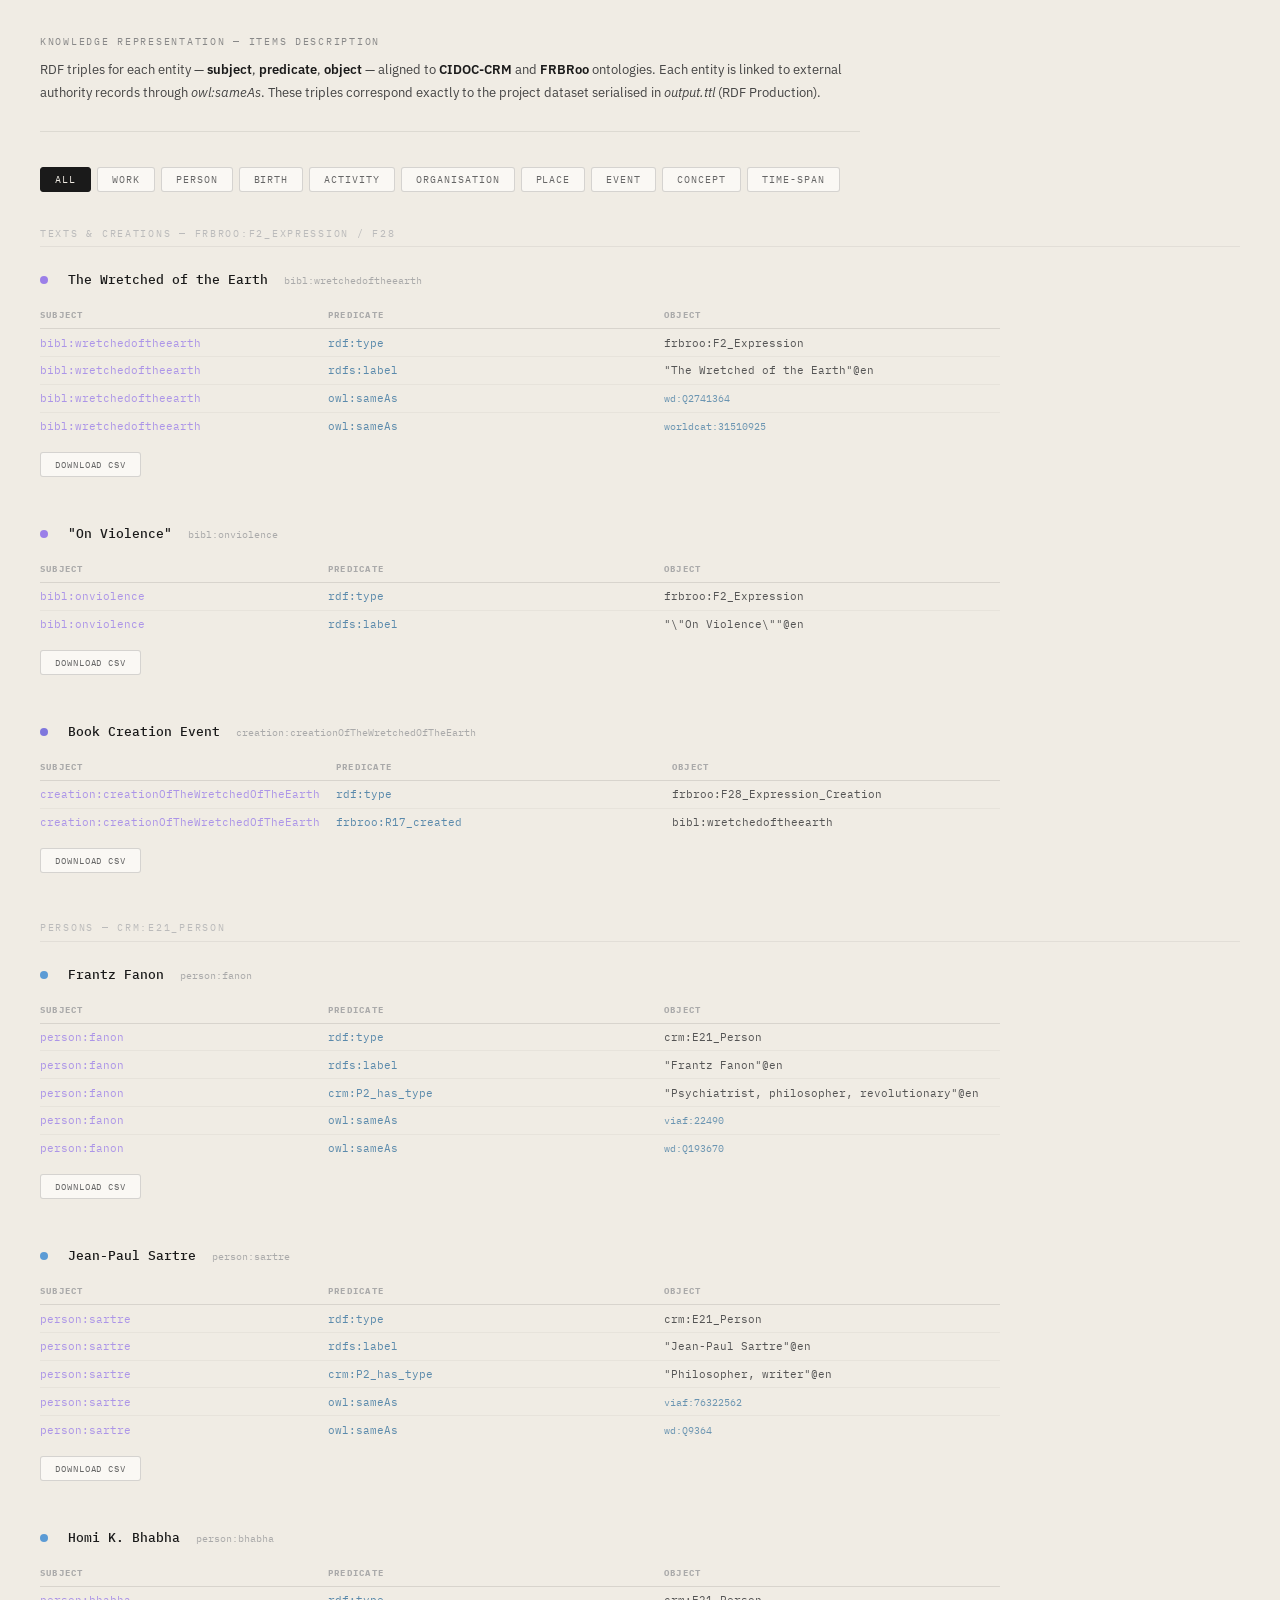
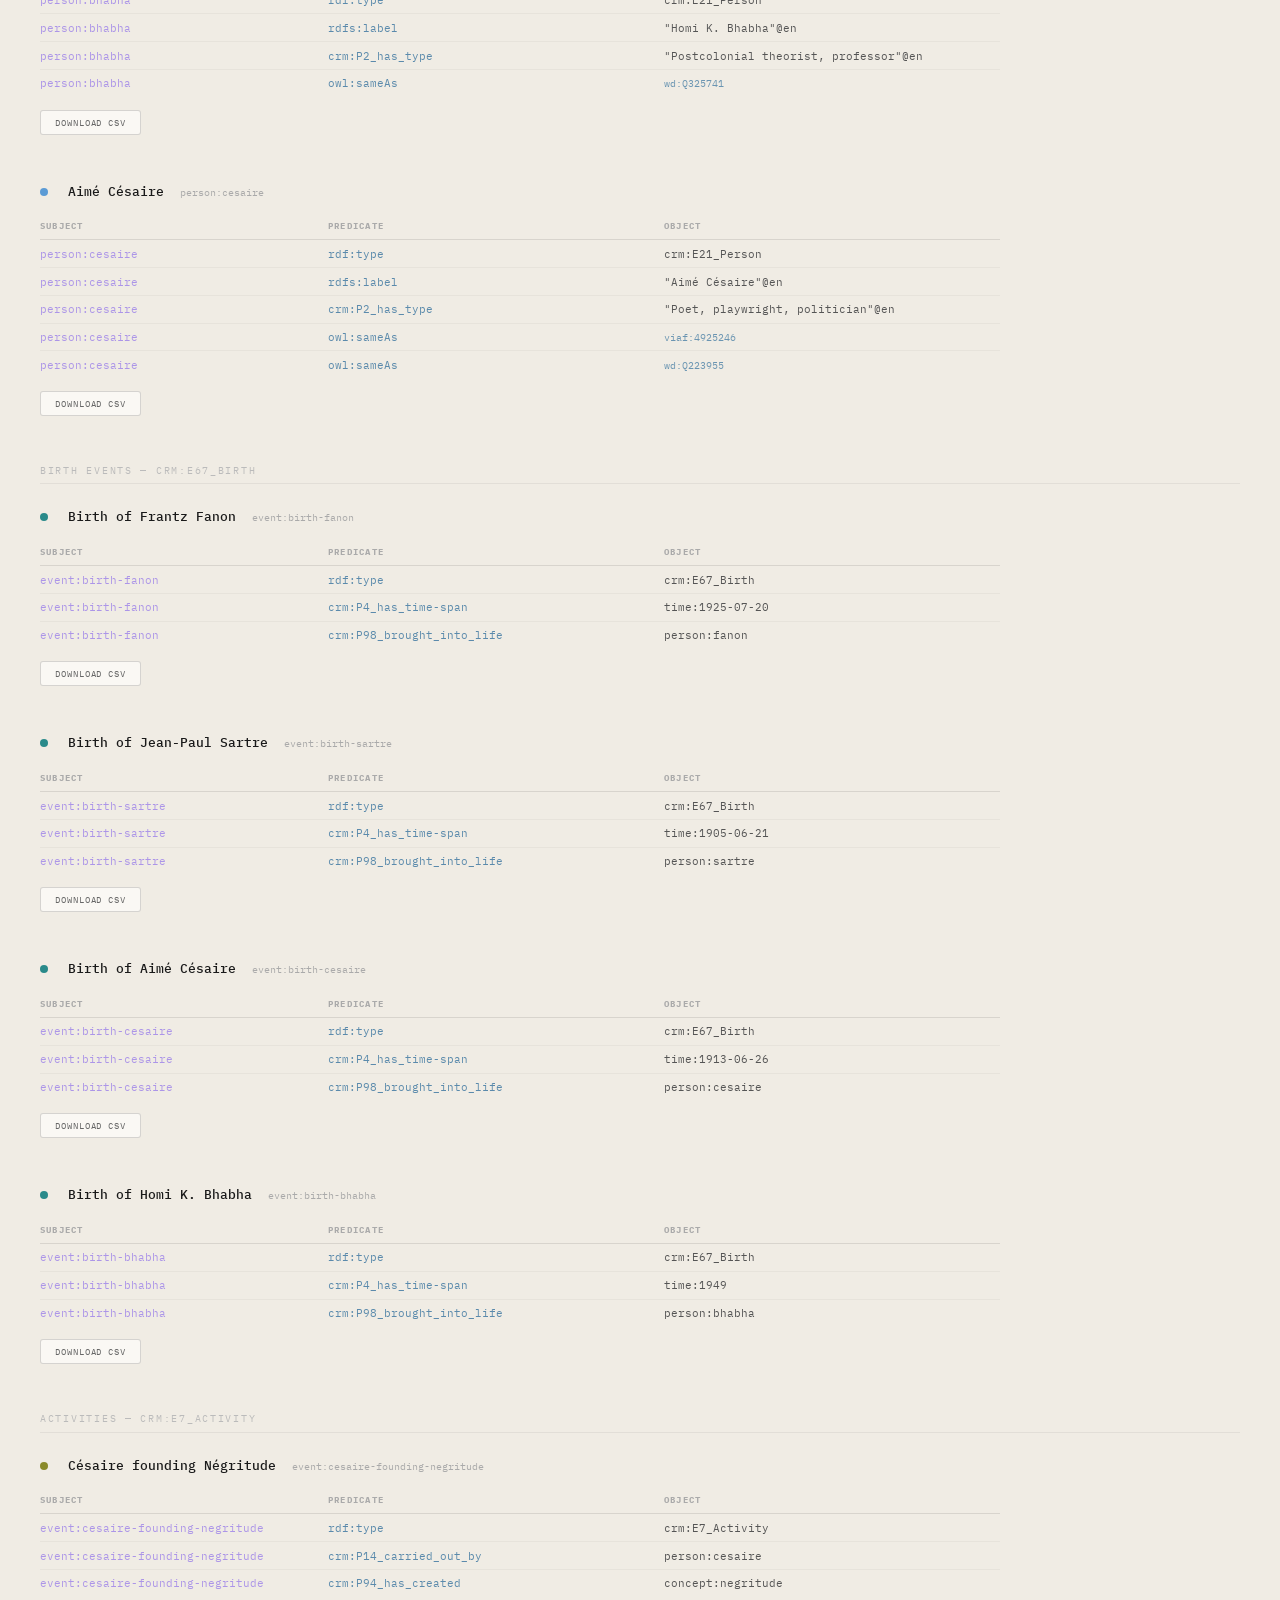
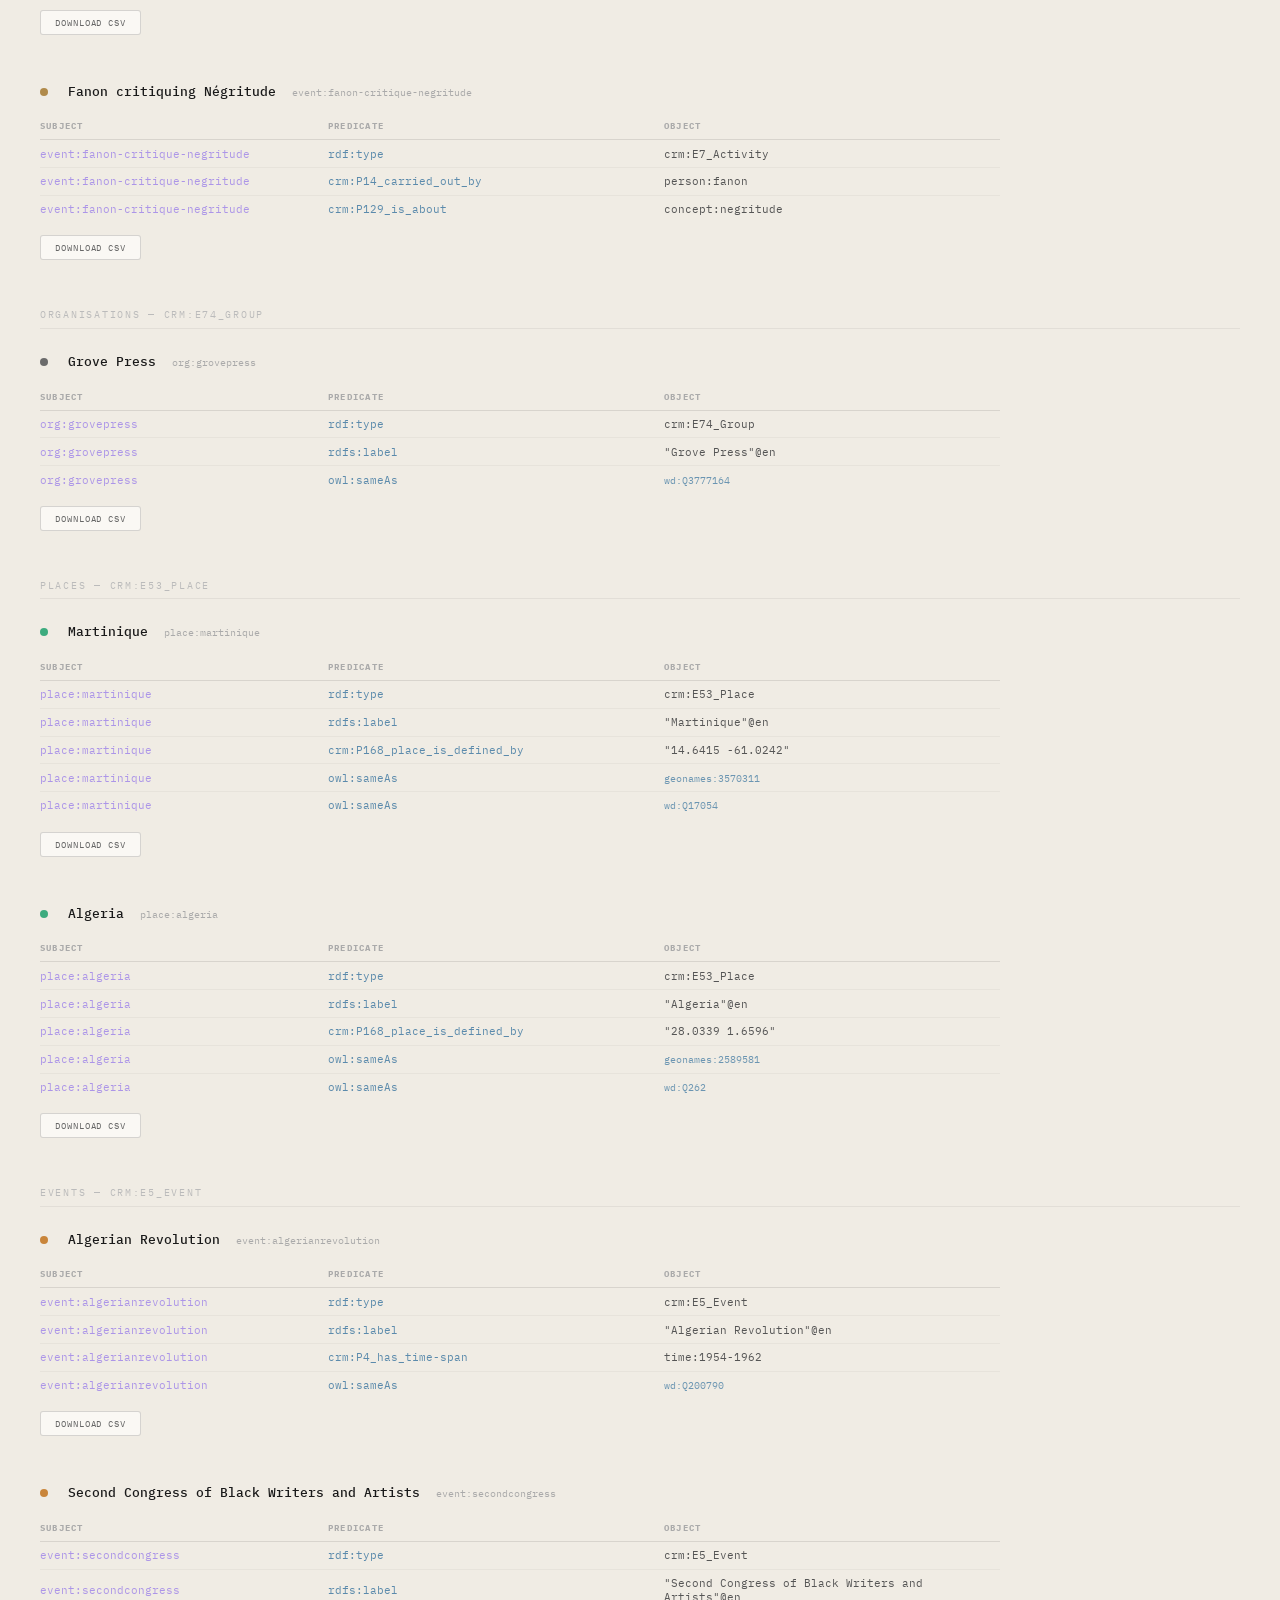
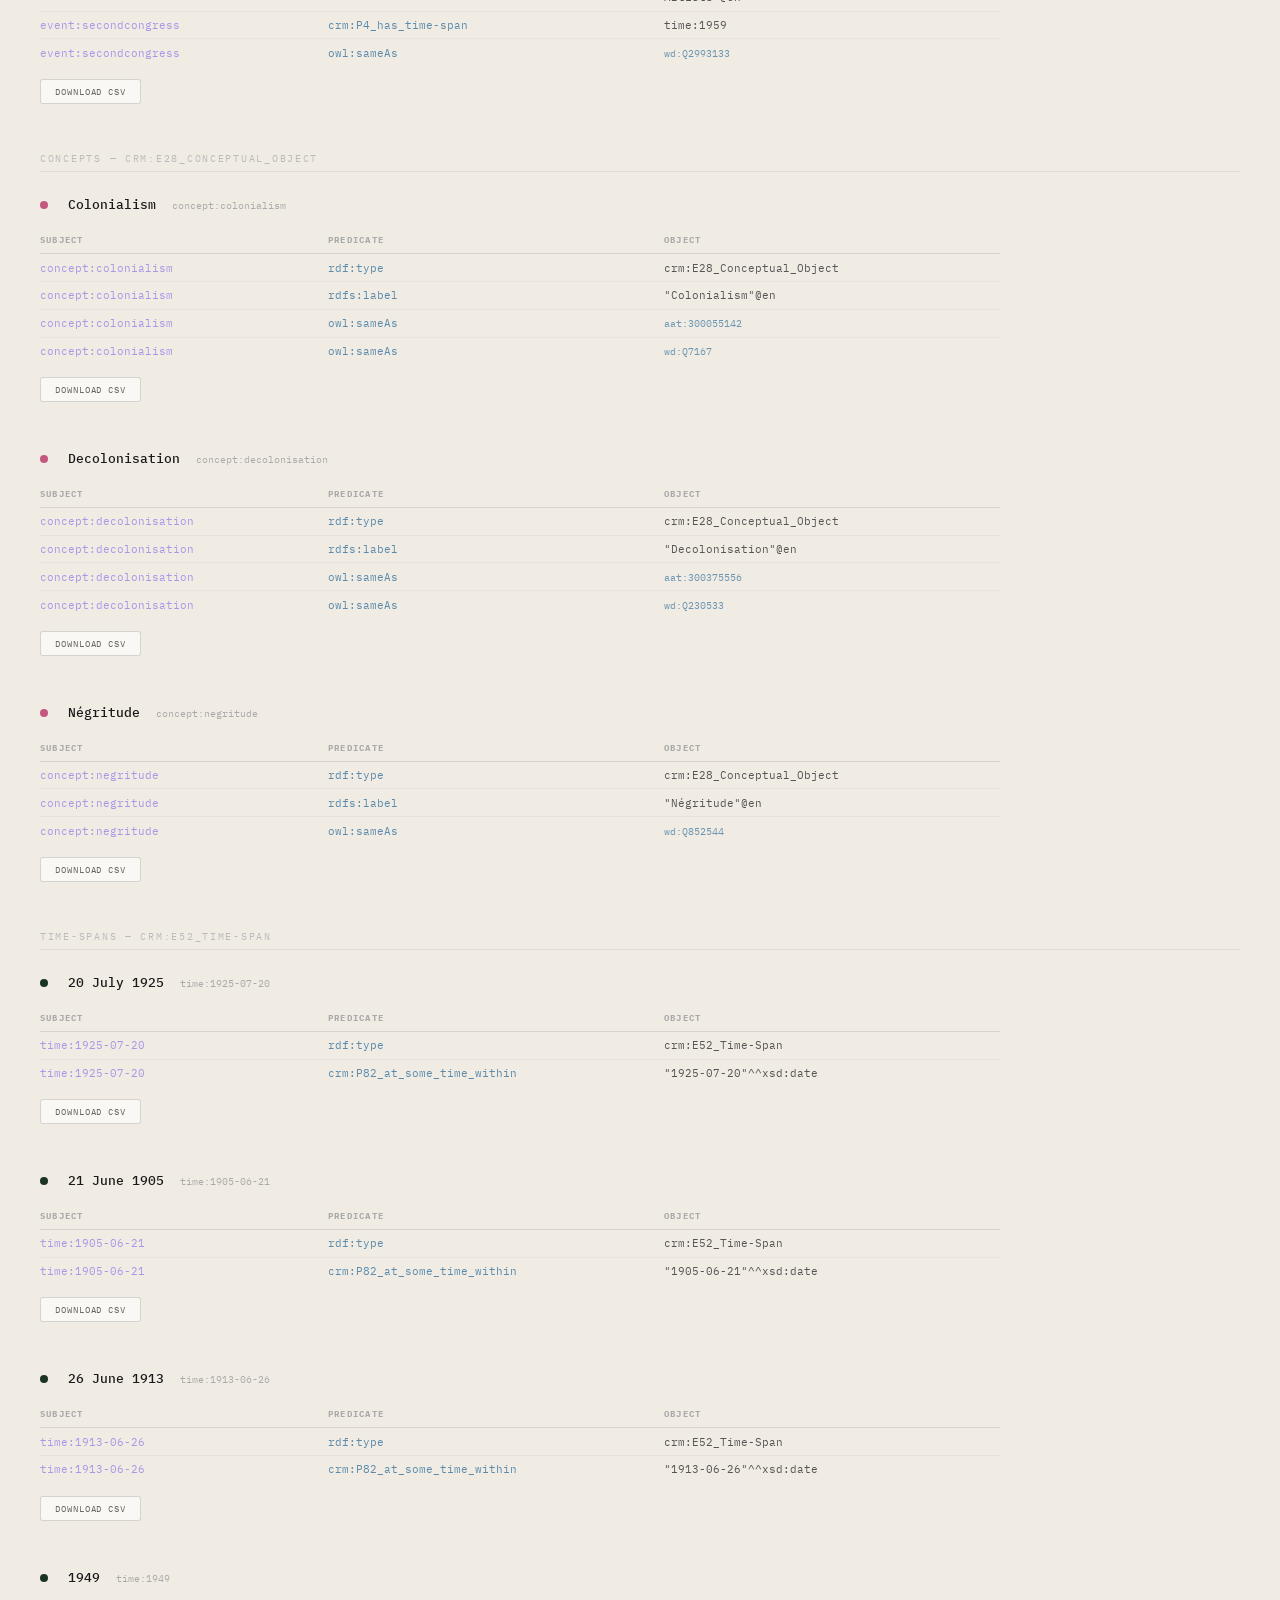
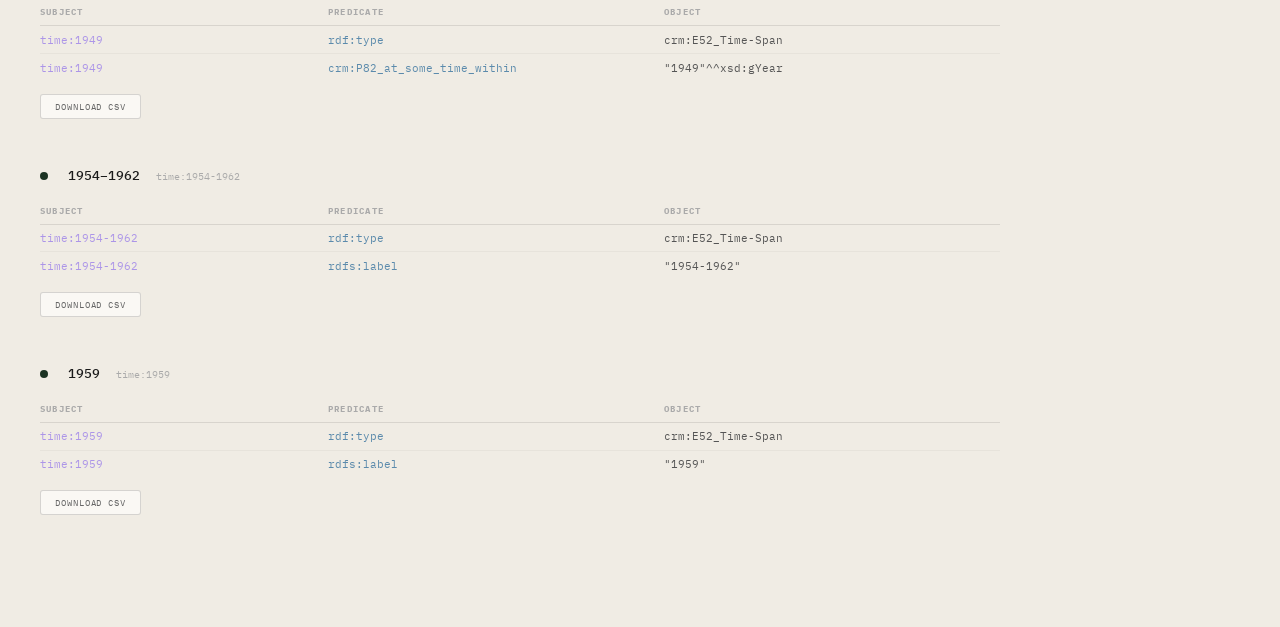
<file: data/items_description.html>
<!DOCTYPE html>
<html lang="en">

<head>
  <meta charset="UTF-8" />
  <meta name="viewport" content="width=device-width, initial-scale=1.0" />
  <title>The Wretched of the Earth — Items Description</title>
  <link
    href="https://fonts.googleapis.com/css2?family=IBM+Plex+Mono:wght@400;500&family=IBM+Plex+Sans:wght@400;600;700&display=swap"
    rel="stylesheet" />
  <style>
    *,
    *::before,
    *::after {
      box-sizing: border-box;
      margin: 0;
      padding: 0;
    }

    body {
      background: #f0ece4;
      font-family: 'IBM Plex Sans', sans-serif;
      color: #1a1a1a;
      padding: 2.2rem 2.5rem 4rem;
      min-height: 100vh;
    }

    .sec-tag {
      font-family: 'IBM Plex Mono', monospace;
      font-size: 0.6rem;
      letter-spacing: 0.18em;
      text-transform: uppercase;
      color: #888;
      margin-bottom: 0.6rem;
    }

    .sec-desc {
      font-size: 0.82rem;
      line-height: 1.8;
      color: #444;
      max-width: 820px;
      margin-bottom: 2.2rem;
      padding-bottom: 1.6rem;
      border-bottom: 1px solid rgba(0, 0, 0, 0.08);
    }

    .sec-desc strong {
      font-weight: 600;
      color: #1a1a1a;
    }

    .sec-desc em {
      font-style: italic;
    }

    .filters {
      display: flex;
      flex-wrap: wrap;
      gap: 6px;
      margin-bottom: 2.2rem;
    }

    .filter-btn {
      font-family: 'IBM Plex Mono', monospace;
      font-size: 0.6rem;
      letter-spacing: 0.1em;
      text-transform: uppercase;
      padding: 5px 14px;
      border-radius: 3px;
      border: 1px solid rgba(0, 0, 0, 0.15);
      background: #faf8f4;
      color: #666;
      cursor: pointer;
      transition: all 0.18s;
    }

    .filter-btn:hover {
      border-color: rgba(0, 0, 0, 0.3);
      color: #1a1a1a;
    }

    .filter-btn.active {
      background: #1a1a1a;
      color: #f0ece4;
      border-color: #1a1a1a;
    }

    .entity-block {
      margin-bottom: 3rem;
      max-width: 960px;
    }

    .entity-header {
      display: flex;
      align-items: baseline;
      gap: 1rem;
      margin-bottom: 0.8rem;
    }

    .entity-name {
      font-family: 'IBM Plex Mono', monospace;
      font-size: 0.8rem;
      font-weight: 500;
      color: #1a1a1a;
    }

    .entity-uri {
      font-family: 'IBM Plex Mono', monospace;
      font-size: 0.62rem;
      color: #aaa;
    }

    .type-dot {
      width: 8px;
      height: 8px;
      border-radius: 50%;
      display: inline-block;
      flex-shrink: 0;
      margin-right: 4px;
    }

    table {
      width: 100%;
      border-collapse: collapse;
      font-size: 0.72rem;
      margin-bottom: 0.8rem;
    }

    thead tr {
      border-bottom: 1px solid rgba(0, 0, 0, 0.1);
    }

    th {
      font-family: 'IBM Plex Mono', monospace;
      font-size: 0.55rem;
      letter-spacing: 0.14em;
      text-transform: uppercase;
      color: #aaa;
      text-align: left;
      padding: 0.5rem 1rem 0.5rem 0;
    }

    td {
      padding: 0.4rem 1rem 0.4rem 0;
      border-bottom: 1px solid rgba(0, 0, 0, 0.04);
      font-family: 'IBM Plex Mono', monospace;
      font-size: 0.7rem;
      vertical-align: middle;
      color: #555;
    }

    tr:last-child td {
      border-bottom: none;
    }

    tr:hover td {
      background: rgba(0, 0, 0, 0.02);
    }

    td:first-child {
      color: rgba(155, 127, 232, 0.8);
      width: 30%;
    }

    td:nth-child(2) {
      color: rgba(74, 127, 165, 0.9);
      width: 35%;
    }

    td:last-child {
      color: #555;
    }

    td a {
      color: rgba(74, 127, 165, 0.8);
      text-decoration: none;
      font-size: 0.65rem;
    }

    td a:hover {
      opacity: 0.7;
    }

    .dl-btn {
      font-family: 'IBM Plex Mono', monospace;
      font-size: 0.58rem;
      letter-spacing: 0.1em;
      text-transform: uppercase;
      padding: 5px 14px;
      border: 1px solid rgba(0, 0, 0, 0.15);
      background: #faf8f4;
      color: #666;
      cursor: pointer;
      border-radius: 3px;
      transition: all 0.18s;
    }

    .dl-btn:hover {
      background: #1a1a1a;
      color: #f0ece4;
      border-color: #1a1a1a;
    }

    .type-label {
      font-family: 'IBM Plex Mono', monospace;
      font-size: 0.6rem;
      letter-spacing: 0.18em;
      text-transform: uppercase;
      color: #bbb;
      margin-bottom: 1.5rem;
      padding-bottom: 0.4rem;
      border-bottom: 1px solid rgba(0, 0, 0, 0.06);
    }
  </style>
</head>

<body>

  <div class="sec-tag">Knowledge Representation — Items Description</div>
  <div class="sec-desc">
    RDF triples for each entity — <strong>subject</strong>, <strong>predicate</strong>, <strong>object</strong> —
    aligned to <strong>CIDOC-CRM</strong> and <strong>FRBRoo</strong> ontologies. Each entity is linked to external
    authority records through <em>owl:sameAs</em>. These triples correspond exactly to the project dataset serialised
    in <em>output.ttl</em> (RDF Production).
  </div>

  <div class="filters">
    <button class="filter-btn active" onclick="filterAll(this)">All</button>
    <button class="filter-btn" onclick="filterType('work', this)">Work</button>
    <button class="filter-btn" onclick="filterType('person', this)">Person</button>
    <button class="filter-btn" onclick="filterType('birth', this)">Birth</button>
    <button class="filter-btn" onclick="filterType('activity', this)">Activity</button>
    <button class="filter-btn" onclick="filterType('org', this)">Organisation</button>
    <button class="filter-btn" onclick="filterType('place', this)">Place</button>
    <button class="filter-btn" onclick="filterType('event', this)">Event</button>
    <button class="filter-btn" onclick="filterType('concept', this)">Concept</button>
    <button class="filter-btn" onclick="filterType('time', this)">Time-span</button>
  </div>

  <div class="type-label" data-section="work">Texts &amp; Creations — frbroo:F2_Expression / F28</div>
  <div class="entity-block" data-type="work">
    <div class="entity-header">
      <span class="type-dot" style="background:#9b7fe8"></span>
      <span class="entity-name">The Wretched of the Earth</span>
      <span class="entity-uri">bibl:wretchedoftheearth</span>
    </div>
    <table>
      <thead>
        <tr>
          <th>Subject</th>
          <th>Predicate</th>
          <th>Object</th>
        </tr>
      </thead>
      <tbody>
        <tr>
          <td>bibl:wretchedoftheearth</td>
          <td>rdf:type</td>
          <td>frbroo:F2_Expression</td>
        </tr>
        <tr>
          <td>bibl:wretchedoftheearth</td>
          <td>rdfs:label</td>
          <td>&quot;The Wretched of the Earth&quot;@en</td>
        </tr>
        <tr>
          <td>bibl:wretchedoftheearth</td>
          <td>owl:sameAs</td>
          <td><a href="https://www.wikidata.org/wiki/Q2741364" target="_blank">wd:Q2741364</a></td>
        </tr>
        <tr>
          <td>bibl:wretchedoftheearth</td>
          <td>owl:sameAs</td>
          <td><a href="https://www.worldcat.org/oclc/31510925" target="_blank">worldcat:31510925</a></td>
        </tr>
      </tbody>
    </table>
    <button class="dl-btn" onclick="downloadCSV('bibl:wretchedoftheearth')">Download CSV</button>
  </div>

  <div class="entity-block" data-type="work">
    <div class="entity-header">
      <span class="type-dot" style="background:#9b7fe8"></span>
      <span class="entity-name">&quot;On Violence&quot;</span>
      <span class="entity-uri">bibl:onviolence</span>
    </div>
    <table>
      <thead>
        <tr>
          <th>Subject</th>
          <th>Predicate</th>
          <th>Object</th>
        </tr>
      </thead>
      <tbody>
        <tr>
          <td>bibl:onviolence</td>
          <td>rdf:type</td>
          <td>frbroo:F2_Expression</td>
        </tr>
        <tr>
          <td>bibl:onviolence</td>
          <td>rdfs:label</td>
          <td>&quot;\&quot;On Violence\&quot;&quot;@en</td>
        </tr>
      </tbody>
    </table>
    <button class="dl-btn" onclick="downloadCSV('bibl:onviolence')">Download CSV</button>
  </div>

  <div class="entity-block" data-type="work">
    <div class="entity-header">
      <span class="type-dot" style="background:#7F77DD"></span>
      <span class="entity-name">Book Creation Event</span>
      <span class="entity-uri">creation:creationOfTheWretchedOfTheEarth</span>
    </div>
    <table>
      <thead>
        <tr>
          <th>Subject</th>
          <th>Predicate</th>
          <th>Object</th>
        </tr>
      </thead>
      <tbody>
        <tr>
          <td>creation:creationOfTheWretchedOfTheEarth</td>
          <td>rdf:type</td>
          <td>frbroo:F28_Expression_Creation</td>
        </tr>
        <tr>
          <td>creation:creationOfTheWretchedOfTheEarth</td>
          <td>frbroo:R17_created</td>
          <td>bibl:wretchedoftheearth</td>
        </tr>
      </tbody>
    </table>
    <button class="dl-btn" onclick="downloadCSV('creation:creationOfTheWretchedOfTheEarth')">Download CSV</button>
  </div>

  <div class="type-label" data-section="person">Persons — crm:E21_Person</div>
  <div class="entity-block" data-type="person">
    <div class="entity-header">
      <span class="type-dot" style="background:#5b9bd5"></span>
      <span class="entity-name">Frantz Fanon</span>
      <span class="entity-uri">person:fanon</span>
    </div>
    <table>
      <thead>
        <tr>
          <th>Subject</th>
          <th>Predicate</th>
          <th>Object</th>
        </tr>
      </thead>
      <tbody>
        <tr>
          <td>person:fanon</td>
          <td>rdf:type</td>
          <td>crm:E21_Person</td>
        </tr>
        <tr>
          <td>person:fanon</td>
          <td>rdfs:label</td>
          <td>&quot;Frantz Fanon&quot;@en</td>
        </tr>
        <tr>
          <td>person:fanon</td>
          <td>crm:P2_has_type</td>
          <td>&quot;Psychiatrist, philosopher, revolutionary&quot;@en</td>
        </tr>
        <tr>
          <td>person:fanon</td>
          <td>owl:sameAs</td>
          <td><a href="https://viaf.org/viaf/22490" target="_blank">viaf:22490</a></td>
        </tr>
        <tr>
          <td>person:fanon</td>
          <td>owl:sameAs</td>
          <td><a href="https://www.wikidata.org/wiki/Q193670" target="_blank">wd:Q193670</a></td>
        </tr>
      </tbody>
    </table>
    <button class="dl-btn" onclick="downloadCSV('person:fanon')">Download CSV</button>
  </div>

  <div class="entity-block" data-type="person">
    <div class="entity-header">
      <span class="type-dot" style="background:#5b9bd5"></span>
      <span class="entity-name">Jean-Paul Sartre</span>
      <span class="entity-uri">person:sartre</span>
    </div>
    <table>
      <thead>
        <tr>
          <th>Subject</th>
          <th>Predicate</th>
          <th>Object</th>
        </tr>
      </thead>
      <tbody>
        <tr>
          <td>person:sartre</td>
          <td>rdf:type</td>
          <td>crm:E21_Person</td>
        </tr>
        <tr>
          <td>person:sartre</td>
          <td>rdfs:label</td>
          <td>&quot;Jean-Paul Sartre&quot;@en</td>
        </tr>
        <tr>
          <td>person:sartre</td>
          <td>crm:P2_has_type</td>
          <td>&quot;Philosopher, writer&quot;@en</td>
        </tr>
        <tr>
          <td>person:sartre</td>
          <td>owl:sameAs</td>
          <td><a href="https://viaf.org/viaf/76322562" target="_blank">viaf:76322562</a></td>
        </tr>
        <tr>
          <td>person:sartre</td>
          <td>owl:sameAs</td>
          <td><a href="https://www.wikidata.org/wiki/Q9364" target="_blank">wd:Q9364</a></td>
        </tr>
      </tbody>
    </table>
    <button class="dl-btn" onclick="downloadCSV('person:sartre')">Download CSV</button>
  </div>

  <div class="entity-block" data-type="person">
    <div class="entity-header">
      <span class="type-dot" style="background:#5b9bd5"></span>
      <span class="entity-name">Homi K. Bhabha</span>
      <span class="entity-uri">person:bhabha</span>
    </div>
    <table>
      <thead>
        <tr>
          <th>Subject</th>
          <th>Predicate</th>
          <th>Object</th>
        </tr>
      </thead>
      <tbody>
        <tr>
          <td>person:bhabha</td>
          <td>rdf:type</td>
          <td>crm:E21_Person</td>
        </tr>
        <tr>
          <td>person:bhabha</td>
          <td>rdfs:label</td>
          <td>&quot;Homi K. Bhabha&quot;@en</td>
        </tr>
        <tr>
          <td>person:bhabha</td>
          <td>crm:P2_has_type</td>
          <td>&quot;Postcolonial theorist, professor&quot;@en</td>
        </tr>
        <tr>
          <td>person:bhabha</td>
          <td>owl:sameAs</td>
          <td><a href="https://www.wikidata.org/wiki/Q325741" target="_blank">wd:Q325741</a></td>
        </tr>
      </tbody>
    </table>
    <button class="dl-btn" onclick="downloadCSV('person:bhabha')">Download CSV</button>
  </div>

  <div class="entity-block" data-type="person">
    <div class="entity-header">
      <span class="type-dot" style="background:#5b9bd5"></span>
      <span class="entity-name">Aimé Césaire</span>
      <span class="entity-uri">person:cesaire</span>
    </div>
    <table>
      <thead>
        <tr>
          <th>Subject</th>
          <th>Predicate</th>
          <th>Object</th>
        </tr>
      </thead>
      <tbody>
        <tr>
          <td>person:cesaire</td>
          <td>rdf:type</td>
          <td>crm:E21_Person</td>
        </tr>
        <tr>
          <td>person:cesaire</td>
          <td>rdfs:label</td>
          <td>&quot;Aimé Césaire&quot;@en</td>
        </tr>
        <tr>
          <td>person:cesaire</td>
          <td>crm:P2_has_type</td>
          <td>&quot;Poet, playwright, politician&quot;@en</td>
        </tr>
        <tr>
          <td>person:cesaire</td>
          <td>owl:sameAs</td>
          <td><a href="https://viaf.org/viaf/4925246" target="_blank">viaf:4925246</a></td>
        </tr>
        <tr>
          <td>person:cesaire</td>
          <td>owl:sameAs</td>
          <td><a href="https://www.wikidata.org/wiki/Q223955" target="_blank">wd:Q223955</a></td>
        </tr>
      </tbody>
    </table>
    <button class="dl-btn" onclick="downloadCSV('person:cesaire')">Download CSV</button>
  </div>

  <div class="type-label" data-section="birth">Birth events — crm:E67_Birth</div>
  <div class="entity-block" data-type="birth">
    <div class="entity-header">
      <span class="type-dot" style="background:#2a8a8a"></span>
      <span class="entity-name">Birth of Frantz Fanon</span>
      <span class="entity-uri">event:birth-fanon</span>
    </div>
    <table>
      <thead>
        <tr>
          <th>Subject</th>
          <th>Predicate</th>
          <th>Object</th>
        </tr>
      </thead>
      <tbody>
        <tr>
          <td>event:birth-fanon</td>
          <td>rdf:type</td>
          <td>crm:E67_Birth</td>
        </tr>
        <tr>
          <td>event:birth-fanon</td>
          <td>crm:P4_has_time-span</td>
          <td>time:1925-07-20</td>
        </tr>
        <tr>
          <td>event:birth-fanon</td>
          <td>crm:P98_brought_into_life</td>
          <td>person:fanon</td>
        </tr>
      </tbody>
    </table>
    <button class="dl-btn" onclick="downloadCSV('event:birth-fanon')">Download CSV</button>
  </div>

  <div class="entity-block" data-type="birth">
    <div class="entity-header">
      <span class="type-dot" style="background:#2a8a8a"></span>
      <span class="entity-name">Birth of Jean-Paul Sartre</span>
      <span class="entity-uri">event:birth-sartre</span>
    </div>
    <table>
      <thead>
        <tr>
          <th>Subject</th>
          <th>Predicate</th>
          <th>Object</th>
        </tr>
      </thead>
      <tbody>
        <tr>
          <td>event:birth-sartre</td>
          <td>rdf:type</td>
          <td>crm:E67_Birth</td>
        </tr>
        <tr>
          <td>event:birth-sartre</td>
          <td>crm:P4_has_time-span</td>
          <td>time:1905-06-21</td>
        </tr>
        <tr>
          <td>event:birth-sartre</td>
          <td>crm:P98_brought_into_life</td>
          <td>person:sartre</td>
        </tr>
      </tbody>
    </table>
    <button class="dl-btn" onclick="downloadCSV('event:birth-sartre')">Download CSV</button>
  </div>

  <div class="entity-block" data-type="birth">
    <div class="entity-header">
      <span class="type-dot" style="background:#2a8a8a"></span>
      <span class="entity-name">Birth of Aimé Césaire</span>
      <span class="entity-uri">event:birth-cesaire</span>
    </div>
    <table>
      <thead>
        <tr>
          <th>Subject</th>
          <th>Predicate</th>
          <th>Object</th>
        </tr>
      </thead>
      <tbody>
        <tr>
          <td>event:birth-cesaire</td>
          <td>rdf:type</td>
          <td>crm:E67_Birth</td>
        </tr>
        <tr>
          <td>event:birth-cesaire</td>
          <td>crm:P4_has_time-span</td>
          <td>time:1913-06-26</td>
        </tr>
        <tr>
          <td>event:birth-cesaire</td>
          <td>crm:P98_brought_into_life</td>
          <td>person:cesaire</td>
        </tr>
      </tbody>
    </table>
    <button class="dl-btn" onclick="downloadCSV('event:birth-cesaire')">Download CSV</button>
  </div>

  <div class="entity-block" data-type="birth">
    <div class="entity-header">
      <span class="type-dot" style="background:#2a8a8a"></span>
      <span class="entity-name">Birth of Homi K. Bhabha</span>
      <span class="entity-uri">event:birth-bhabha</span>
    </div>
    <table>
      <thead>
        <tr>
          <th>Subject</th>
          <th>Predicate</th>
          <th>Object</th>
        </tr>
      </thead>
      <tbody>
        <tr>
          <td>event:birth-bhabha</td>
          <td>rdf:type</td>
          <td>crm:E67_Birth</td>
        </tr>
        <tr>
          <td>event:birth-bhabha</td>
          <td>crm:P4_has_time-span</td>
          <td>time:1949</td>
        </tr>
        <tr>
          <td>event:birth-bhabha</td>
          <td>crm:P98_brought_into_life</td>
          <td>person:bhabha</td>
        </tr>
      </tbody>
    </table>
    <button class="dl-btn" onclick="downloadCSV('event:birth-bhabha')">Download CSV</button>
  </div>

  <div class="type-label" data-section="activity">Activities — crm:E7_Activity</div>
  <div class="entity-block" data-type="activity">
    <div class="entity-header">
      <span class="type-dot" style="background:#8a8a2a"></span>
      <span class="entity-name">Césaire founding Négritude</span>
      <span class="entity-uri">event:cesaire-founding-negritude</span>
    </div>
    <table>
      <thead>
        <tr>
          <th>Subject</th>
          <th>Predicate</th>
          <th>Object</th>
        </tr>
      </thead>
      <tbody>
        <tr>
          <td>event:cesaire-founding-negritude</td>
          <td>rdf:type</td>
          <td>crm:E7_Activity</td>
        </tr>
        <tr>
          <td>event:cesaire-founding-negritude</td>
          <td>crm:P14_carried_out_by</td>
          <td>person:cesaire</td>
        </tr>
        <tr>
          <td>event:cesaire-founding-negritude</td>
          <td>crm:P94_has_created</td>
          <td>concept:negritude</td>
        </tr>
      </tbody>
    </table>
    <button class="dl-btn" onclick="downloadCSV('event:cesaire-founding-negritude')">Download CSV</button>
  </div>

  <div class="entity-block" data-type="activity">
    <div class="entity-header">
      <span class="type-dot" style="background:#b08a4a"></span>
      <span class="entity-name">Fanon critiquing Négritude</span>
      <span class="entity-uri">event:fanon-critique-negritude</span>
    </div>
    <table>
      <thead>
        <tr>
          <th>Subject</th>
          <th>Predicate</th>
          <th>Object</th>
        </tr>
      </thead>
      <tbody>
        <tr>
          <td>event:fanon-critique-negritude</td>
          <td>rdf:type</td>
          <td>crm:E7_Activity</td>
        </tr>
        <tr>
          <td>event:fanon-critique-negritude</td>
          <td>crm:P14_carried_out_by</td>
          <td>person:fanon</td>
        </tr>
        <tr>
          <td>event:fanon-critique-negritude</td>
          <td>crm:P129_is_about</td>
          <td>concept:negritude</td>
        </tr>
      </tbody>
    </table>
    <button class="dl-btn" onclick="downloadCSV('event:fanon-critique-negritude')">Download CSV</button>
  </div>

  <div class="type-label" data-section="org">Organisations — crm:E74_Group</div>
  <div class="entity-block" data-type="org">
    <div class="entity-header">
      <span class="type-dot" style="background:#6b6b6b"></span>
      <span class="entity-name">Grove Press</span>
      <span class="entity-uri">org:grovepress</span>
    </div>
    <table>
      <thead>
        <tr>
          <th>Subject</th>
          <th>Predicate</th>
          <th>Object</th>
        </tr>
      </thead>
      <tbody>
        <tr>
          <td>org:grovepress</td>
          <td>rdf:type</td>
          <td>crm:E74_Group</td>
        </tr>
        <tr>
          <td>org:grovepress</td>
          <td>rdfs:label</td>
          <td>&quot;Grove Press&quot;@en</td>
        </tr>
        <tr>
          <td>org:grovepress</td>
          <td>owl:sameAs</td>
          <td><a href="https://www.wikidata.org/wiki/Q3777164" target="_blank">wd:Q3777164</a></td>
        </tr>
      </tbody>
    </table>
    <button class="dl-btn" onclick="downloadCSV('org:grovepress')">Download CSV</button>
  </div>

  <div class="type-label" data-section="place">Places — crm:E53_Place</div>
  <div class="entity-block" data-type="place">
    <div class="entity-header">
      <span class="type-dot" style="background:#3dab7e"></span>
      <span class="entity-name">Martinique</span>
      <span class="entity-uri">place:martinique</span>
    </div>
    <table>
      <thead>
        <tr>
          <th>Subject</th>
          <th>Predicate</th>
          <th>Object</th>
        </tr>
      </thead>
      <tbody>
        <tr>
          <td>place:martinique</td>
          <td>rdf:type</td>
          <td>crm:E53_Place</td>
        </tr>
        <tr>
          <td>place:martinique</td>
          <td>rdfs:label</td>
          <td>&quot;Martinique&quot;@en</td>
        </tr>
        <tr>
          <td>place:martinique</td>
          <td>crm:P168_place_is_defined_by</td>
          <td>&quot;14.6415 -61.0242&quot;</td>
        </tr>
        <tr>
          <td>place:martinique</td>
          <td>owl:sameAs</td>
          <td><a href="https://www.geonames.org/3570311" target="_blank">geonames:3570311</a></td>
        </tr>
        <tr>
          <td>place:martinique</td>
          <td>owl:sameAs</td>
          <td><a href="https://www.wikidata.org/wiki/Q17054" target="_blank">wd:Q17054</a></td>
        </tr>
      </tbody>
    </table>
    <button class="dl-btn" onclick="downloadCSV('place:martinique')">Download CSV</button>
  </div>

  <div class="entity-block" data-type="place">
    <div class="entity-header">
      <span class="type-dot" style="background:#3dab7e"></span>
      <span class="entity-name">Algeria</span>
      <span class="entity-uri">place:algeria</span>
    </div>
    <table>
      <thead>
        <tr>
          <th>Subject</th>
          <th>Predicate</th>
          <th>Object</th>
        </tr>
      </thead>
      <tbody>
        <tr>
          <td>place:algeria</td>
          <td>rdf:type</td>
          <td>crm:E53_Place</td>
        </tr>
        <tr>
          <td>place:algeria</td>
          <td>rdfs:label</td>
          <td>&quot;Algeria&quot;@en</td>
        </tr>
        <tr>
          <td>place:algeria</td>
          <td>crm:P168_place_is_defined_by</td>
          <td>&quot;28.0339 1.6596&quot;</td>
        </tr>
        <tr>
          <td>place:algeria</td>
          <td>owl:sameAs</td>
          <td><a href="https://www.geonames.org/2589581" target="_blank">geonames:2589581</a></td>
        </tr>
        <tr>
          <td>place:algeria</td>
          <td>owl:sameAs</td>
          <td><a href="https://www.wikidata.org/wiki/Q262" target="_blank">wd:Q262</a></td>
        </tr>
      </tbody>
    </table>
    <button class="dl-btn" onclick="downloadCSV('place:algeria')">Download CSV</button>
  </div>

  <div class="type-label" data-section="event">Events — crm:E5_Event</div>
  <div class="entity-block" data-type="event">
    <div class="entity-header">
      <span class="type-dot" style="background:#c9853a"></span>
      <span class="entity-name">Algerian Revolution</span>
      <span class="entity-uri">event:algerianrevolution</span>
    </div>
    <table>
      <thead>
        <tr>
          <th>Subject</th>
          <th>Predicate</th>
          <th>Object</th>
        </tr>
      </thead>
      <tbody>
        <tr>
          <td>event:algerianrevolution</td>
          <td>rdf:type</td>
          <td>crm:E5_Event</td>
        </tr>
        <tr>
          <td>event:algerianrevolution</td>
          <td>rdfs:label</td>
          <td>&quot;Algerian Revolution&quot;@en</td>
        </tr>
        <tr>
          <td>event:algerianrevolution</td>
          <td>crm:P4_has_time-span</td>
          <td>time:1954-1962</td>
        </tr>
        <tr>
          <td>event:algerianrevolution</td>
          <td>owl:sameAs</td>
          <td><a href="https://www.wikidata.org/wiki/Q200790" target="_blank">wd:Q200790</a></td>
        </tr>
      </tbody>
    </table>
    <button class="dl-btn" onclick="downloadCSV('event:algerianrevolution')">Download CSV</button>
  </div>

  <div class="entity-block" data-type="event">
    <div class="entity-header">
      <span class="type-dot" style="background:#c9853a"></span>
      <span class="entity-name">Second Congress of Black Writers and Artists</span>
      <span class="entity-uri">event:secondcongress</span>
    </div>
    <table>
      <thead>
        <tr>
          <th>Subject</th>
          <th>Predicate</th>
          <th>Object</th>
        </tr>
      </thead>
      <tbody>
        <tr>
          <td>event:secondcongress</td>
          <td>rdf:type</td>
          <td>crm:E5_Event</td>
        </tr>
        <tr>
          <td>event:secondcongress</td>
          <td>rdfs:label</td>
          <td>&quot;Second Congress of Black Writers and Artists&quot;@en</td>
        </tr>
        <tr>
          <td>event:secondcongress</td>
          <td>crm:P4_has_time-span</td>
          <td>time:1959</td>
        </tr>
        <tr>
          <td>event:secondcongress</td>
          <td>owl:sameAs</td>
          <td><a href="https://www.wikidata.org/wiki/Q2993133" target="_blank">wd:Q2993133</a></td>
        </tr>
      </tbody>
    </table>
    <button class="dl-btn" onclick="downloadCSV('event:secondcongress')">Download CSV</button>
  </div>

  <div class="type-label" data-section="concept">Concepts — crm:E28_Conceptual_Object</div>
  <div class="entity-block" data-type="concept">
    <div class="entity-header">
      <span class="type-dot" style="background:#c45680"></span>
      <span class="entity-name">Colonialism</span>
      <span class="entity-uri">concept:colonialism</span>
    </div>
    <table>
      <thead>
        <tr>
          <th>Subject</th>
          <th>Predicate</th>
          <th>Object</th>
        </tr>
      </thead>
      <tbody>
        <tr>
          <td>concept:colonialism</td>
          <td>rdf:type</td>
          <td>crm:E28_Conceptual_Object</td>
        </tr>
        <tr>
          <td>concept:colonialism</td>
          <td>rdfs:label</td>
          <td>&quot;Colonialism&quot;@en</td>
        </tr>
        <tr>
          <td>concept:colonialism</td>
          <td>owl:sameAs</td>
          <td><a href="https://vocab.getty.edu/aat/300055142" target="_blank">aat:300055142</a></td>
        </tr>
        <tr>
          <td>concept:colonialism</td>
          <td>owl:sameAs</td>
          <td><a href="https://www.wikidata.org/wiki/Q7167" target="_blank">wd:Q7167</a></td>
        </tr>
      </tbody>
    </table>
    <button class="dl-btn" onclick="downloadCSV('concept:colonialism')">Download CSV</button>
  </div>

  <div class="entity-block" data-type="concept">
    <div class="entity-header">
      <span class="type-dot" style="background:#c45680"></span>
      <span class="entity-name">Decolonisation</span>
      <span class="entity-uri">concept:decolonisation</span>
    </div>
    <table>
      <thead>
        <tr>
          <th>Subject</th>
          <th>Predicate</th>
          <th>Object</th>
        </tr>
      </thead>
      <tbody>
        <tr>
          <td>concept:decolonisation</td>
          <td>rdf:type</td>
          <td>crm:E28_Conceptual_Object</td>
        </tr>
        <tr>
          <td>concept:decolonisation</td>
          <td>rdfs:label</td>
          <td>&quot;Decolonisation&quot;@en</td>
        </tr>
        <tr>
          <td>concept:decolonisation</td>
          <td>owl:sameAs</td>
          <td><a href="https://vocab.getty.edu/aat/300375556" target="_blank">aat:300375556</a></td>
        </tr>
        <tr>
          <td>concept:decolonisation</td>
          <td>owl:sameAs</td>
          <td><a href="https://www.wikidata.org/wiki/Q230533" target="_blank">wd:Q230533</a></td>
        </tr>
      </tbody>
    </table>
    <button class="dl-btn" onclick="downloadCSV('concept:decolonisation')">Download CSV</button>
  </div>

  <div class="entity-block" data-type="concept">
    <div class="entity-header">
      <span class="type-dot" style="background:#c45680"></span>
      <span class="entity-name">Négritude</span>
      <span class="entity-uri">concept:negritude</span>
    </div>
    <table>
      <thead>
        <tr>
          <th>Subject</th>
          <th>Predicate</th>
          <th>Object</th>
        </tr>
      </thead>
      <tbody>
        <tr>
          <td>concept:negritude</td>
          <td>rdf:type</td>
          <td>crm:E28_Conceptual_Object</td>
        </tr>
        <tr>
          <td>concept:negritude</td>
          <td>rdfs:label</td>
          <td>&quot;Négritude&quot;@en</td>
        </tr>
        <tr>
          <td>concept:negritude</td>
          <td>owl:sameAs</td>
          <td><a href="https://www.wikidata.org/wiki/Q852544" target="_blank">wd:Q852544</a></td>
        </tr>
      </tbody>
    </table>
    <button class="dl-btn" onclick="downloadCSV('concept:negritude')">Download CSV</button>
  </div>

  <div class="type-label" data-section="time">Time-spans — crm:E52_Time-Span</div>
  <div class="entity-block" data-type="time">
    <div class="entity-header">
      <span class="type-dot" style="background:#1b3322"></span>
      <span class="entity-name">20 July 1925</span>
      <span class="entity-uri">time:1925-07-20</span>
    </div>
    <table>
      <thead>
        <tr>
          <th>Subject</th>
          <th>Predicate</th>
          <th>Object</th>
        </tr>
      </thead>
      <tbody>
        <tr>
          <td>time:1925-07-20</td>
          <td>rdf:type</td>
          <td>crm:E52_Time-Span</td>
        </tr>
        <tr>
          <td>time:1925-07-20</td>
          <td>crm:P82_at_some_time_within</td>
          <td>&quot;1925-07-20&quot;^^xsd:date</td>
        </tr>
      </tbody>
    </table>
    <button class="dl-btn" onclick="downloadCSV('time:1925-07-20')">Download CSV</button>
  </div>

  <div class="entity-block" data-type="time">
    <div class="entity-header">
      <span class="type-dot" style="background:#1b3322"></span>
      <span class="entity-name">21 June 1905</span>
      <span class="entity-uri">time:1905-06-21</span>
    </div>
    <table>
      <thead>
        <tr>
          <th>Subject</th>
          <th>Predicate</th>
          <th>Object</th>
        </tr>
      </thead>
      <tbody>
        <tr>
          <td>time:1905-06-21</td>
          <td>rdf:type</td>
          <td>crm:E52_Time-Span</td>
        </tr>
        <tr>
          <td>time:1905-06-21</td>
          <td>crm:P82_at_some_time_within</td>
          <td>&quot;1905-06-21&quot;^^xsd:date</td>
        </tr>
      </tbody>
    </table>
    <button class="dl-btn" onclick="downloadCSV('time:1905-06-21')">Download CSV</button>
  </div>

  <div class="entity-block" data-type="time">
    <div class="entity-header">
      <span class="type-dot" style="background:#1b3322"></span>
      <span class="entity-name">26 June 1913</span>
      <span class="entity-uri">time:1913-06-26</span>
    </div>
    <table>
      <thead>
        <tr>
          <th>Subject</th>
          <th>Predicate</th>
          <th>Object</th>
        </tr>
      </thead>
      <tbody>
        <tr>
          <td>time:1913-06-26</td>
          <td>rdf:type</td>
          <td>crm:E52_Time-Span</td>
        </tr>
        <tr>
          <td>time:1913-06-26</td>
          <td>crm:P82_at_some_time_within</td>
          <td>&quot;1913-06-26&quot;^^xsd:date</td>
        </tr>
      </tbody>
    </table>
    <button class="dl-btn" onclick="downloadCSV('time:1913-06-26')">Download CSV</button>
  </div>

  <div class="entity-block" data-type="time">
    <div class="entity-header">
      <span class="type-dot" style="background:#1b3322"></span>
      <span class="entity-name">1949</span>
      <span class="entity-uri">time:1949</span>
    </div>
    <table>
      <thead>
        <tr>
          <th>Subject</th>
          <th>Predicate</th>
          <th>Object</th>
        </tr>
      </thead>
      <tbody>
        <tr>
          <td>time:1949</td>
          <td>rdf:type</td>
          <td>crm:E52_Time-Span</td>
        </tr>
        <tr>
          <td>time:1949</td>
          <td>crm:P82_at_some_time_within</td>
          <td>&quot;1949&quot;^^xsd:gYear</td>
        </tr>
      </tbody>
    </table>
    <button class="dl-btn" onclick="downloadCSV('time:1949')">Download CSV</button>
  </div>

  <div class="entity-block" data-type="time">
    <div class="entity-header">
      <span class="type-dot" style="background:#1b3322"></span>
      <span class="entity-name">1954–1962</span>
      <span class="entity-uri">time:1954-1962</span>
    </div>
    <table>
      <thead>
        <tr>
          <th>Subject</th>
          <th>Predicate</th>
          <th>Object</th>
        </tr>
      </thead>
      <tbody>
        <tr>
          <td>time:1954-1962</td>
          <td>rdf:type</td>
          <td>crm:E52_Time-Span</td>
        </tr>
        <tr>
          <td>time:1954-1962</td>
          <td>rdfs:label</td>
          <td>&quot;1954-1962&quot;</td>
        </tr>
      </tbody>
    </table>
    <button class="dl-btn" onclick="downloadCSV('time:1954-1962')">Download CSV</button>
  </div>

  <div class="entity-block" data-type="time">
    <div class="entity-header">
      <span class="type-dot" style="background:#1b3322"></span>
      <span class="entity-name">1959</span>
      <span class="entity-uri">time:1959</span>
    </div>
    <table>
      <thead>
        <tr>
          <th>Subject</th>
          <th>Predicate</th>
          <th>Object</th>
        </tr>
      </thead>
      <tbody>
        <tr>
          <td>time:1959</td>
          <td>rdf:type</td>
          <td>crm:E52_Time-Span</td>
        </tr>
        <tr>
          <td>time:1959</td>
          <td>rdfs:label</td>
          <td>&quot;1959&quot;</td>
        </tr>
      </tbody>
    </table>
    <button class="dl-btn" onclick="downloadCSV('time:1959')">Download CSV</button>
  </div>


  <script>
    function filterAll(btn) {
      document.querySelectorAll('.filter-btn').forEach(b => b.classList.remove('active'));
      btn.classList.add('active');
      document.querySelectorAll('.entity-block').forEach(b => b.style.display = '');
      document.querySelectorAll('.type-label').forEach(l => l.style.display = '');
    }

    function filterType(type, btn) {
      document.querySelectorAll('.filter-btn').forEach(b => b.classList.remove('active'));
      btn.classList.add('active');
      document.querySelectorAll('.entity-block').forEach(b => {
        b.style.display = b.dataset.type === type ? '' : 'none';
      });
      document.querySelectorAll('.type-label').forEach(l => {
        l.style.display = l.dataset.section === type ? '' : 'none';
      });
    }

    function downloadCSV(entityId) {
      const blocks = document.querySelectorAll('.entity-block');
      let targetTable = null;
      blocks.forEach(block => {
        const uri = block.querySelector('.entity-uri');
        if (uri && uri.textContent.trim().toLowerCase() === entityId.toLowerCase()) {
          targetTable = block.querySelector('table');
        }
      });
      if (!targetTable) return;
      let csv = 'Subject,Predicate,Object\n';
      targetTable.querySelectorAll('tbody tr').forEach(row => {
        const cells = row.querySelectorAll('td');
        const row_data = [...cells].map(c => `"${c.textContent.trim()}"`).join(',');
        csv += row_data + '\n';
      });
      const blob = new Blob([csv], { type: 'text/csv' });
      const a = document.createElement('a');
      a.href = URL.createObjectURL(blob);
      a.download = `${entityId.replace(/[:\/]/g, '_')}_triples.csv`;
      a.click();
    }
  </script>
</body>

</html>
</file>
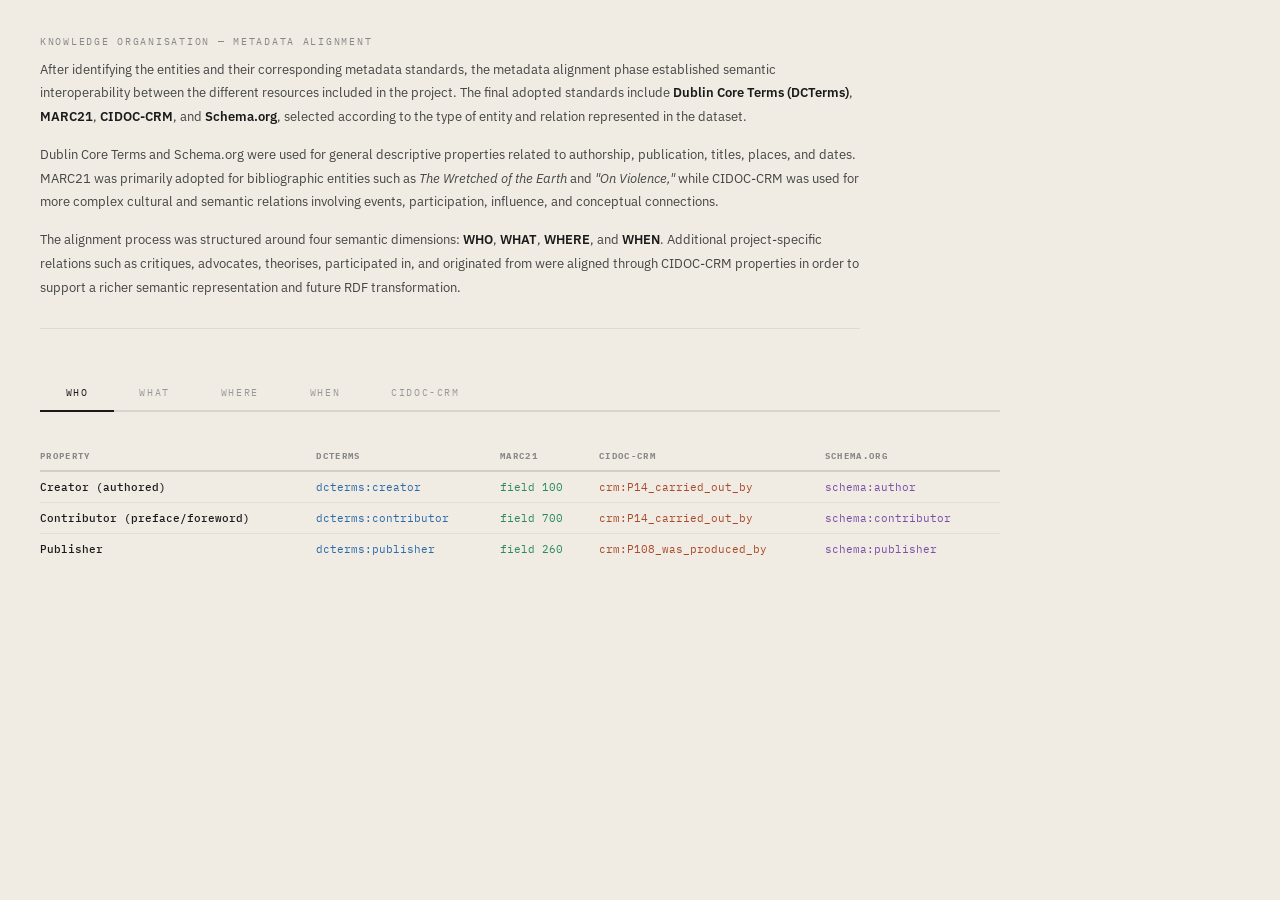
<file: data/metadata_alignment.html>
<!DOCTYPE html>
<html lang="en">
<head>
<meta charset="UTF-8"/>
<meta name="viewport" content="width=device-width, initial-scale=1.0"/>
<title>The Wretched of the Earth — Metadata Alignment</title>
<link href="https://fonts.googleapis.com/css2?family=IBM+Plex+Mono:wght@400;500&family=IBM+Plex+Sans:wght@400;600;700&display=swap" rel="stylesheet"/>
<style>
*, *::before, *::after { box-sizing: border-box; margin: 0; padding: 0; }
body {
  background: #f0ece4;
  font-family: 'IBM Plex Sans', sans-serif;
  color: #1a1a1a;
  padding: 2.2rem 2.5rem 4rem;
  min-height: 100vh;
}

.sec-tag {
  font-family: 'IBM Plex Mono', monospace;
  font-size: 0.6rem;
  letter-spacing: 0.18em;
  text-transform: uppercase;
  color: #888;
  margin-bottom: 0.6rem;
}

.sec-desc {
  font-size: 0.82rem;
  line-height: 1.8;
  color: #444;
  max-width: 820px;
  margin-bottom: 2.8rem;
  padding-bottom: 1.8rem;
  border-bottom: 1px solid rgba(0,0,0,0.08);
}
.sec-desc p { margin-bottom: 0.9rem; }
.sec-desc p:last-child { margin-bottom: 0; }
.sec-desc em { font-style: italic; }
.sec-desc strong { font-weight: 600; color: #1a1a1a; }


.tabs {
  display: flex;
  gap: 0;
  margin-bottom: 0;
  border-bottom: 2px solid rgba(0,0,0,0.1);
  max-width: 960px;
}
.tab-btn {
  font-family: 'IBM Plex Mono', monospace;
  font-size: 0.65rem;
  letter-spacing: 0.15em;
  text-transform: uppercase;
  color: #999;
  background: none;
  border: none;
  padding: 0.7rem 1.6rem;
  cursor: pointer;
  border-bottom: 2px solid transparent;
  margin-bottom: -2px;
  transition: color 0.2s, border-color 0.2s;
}
.tab-btn:hover { color: #444; }
.tab-btn.active { color: #1a1a1a; border-bottom-color: #1a1a1a; }


.tab-panel { display: none; max-width: 960px; }
.tab-panel.active { display: block; }


table {
  width: 100%;
  border-collapse: collapse;
  font-size: 0.78rem;
  margin-top: 1.8rem;
}
thead tr { border-bottom: 2px solid rgba(0,0,0,0.12); }
th {
  font-family: 'IBM Plex Mono', monospace;
  font-size: 0.55rem;
  letter-spacing: 0.15em;
  text-transform: uppercase;
  color: #888;
  text-align: left;
  padding: 0.55rem 1.2rem 0.55rem 0;
  white-space: nowrap;
}
td {
  padding: 0.5rem 1.2rem 0.5rem 0;
  border-bottom: 1px solid rgba(0,0,0,0.06);
  font-family: 'IBM Plex Mono', monospace;
  font-size: 0.7rem;
  vertical-align: middle;
  color: #555;
}
tr:last-child td { border-bottom: none; }
tr:hover td { background: rgba(0,0,0,0.02); }

td:first-child { color: #1a1a1a; font-weight: 500; min-width: 200px; }
td.na { color: #bbb; font-style: italic; }
td.crm { color: #aa4a2a; }
td.dc  { color: #2a6aaa; }
td.marc { color: #2a8a5e; }
td.schema { color: #7a4fa8; }

.cidoc-label {
  font-family: 'IBM Plex Mono', monospace;
  font-size: 0.58rem;
  letter-spacing: 0.18em;
  text-transform: uppercase;
  color: #aa4a2a;
  margin-top: 2rem;
  margin-bottom: 0.5rem;
  padding-bottom: 0.4rem;
  border-bottom: 1px solid rgba(170,74,42,0.2);
}
</style>
</head>
<body>

<div class="sec-tag">Knowledge Organisation — Metadata Alignment</div>

<div class="sec-desc">
  <p>After identifying the entities and their corresponding metadata standards, the metadata alignment phase established semantic interoperability between the different resources included in the project. The final adopted standards include <strong>Dublin Core Terms (DCTerms)</strong>, <strong>MARC21</strong>, <strong>CIDOC-CRM</strong>, and <strong>Schema.org</strong>, selected according to the type of entity and relation represented in the dataset.</p>
  <p>Dublin Core Terms and Schema.org were used for general descriptive properties related to authorship, publication, titles, places, and dates. MARC21 was primarily adopted for bibliographic entities such as <em>The Wretched of the Earth</em> and <em>"On Violence,"</em> while CIDOC-CRM was used for more complex cultural and semantic relations involving events, participation, influence, and conceptual connections.</p>
  <p>The alignment process was structured around four semantic dimensions: <strong>WHO</strong>, <strong>WHAT</strong>, <strong>WHERE</strong>, and <strong>WHEN</strong>. Additional project-specific relations such as critiques, advocates, theorises, participated in, and originated from were aligned through CIDOC-CRM properties in order to support a richer semantic representation and future RDF transformation.</p>
</div>

<div class="tabs">
  <button class="tab-btn active" onclick="showTab('who')">WHO</button>
  <button class="tab-btn" onclick="showTab('what')">WHAT</button>
  <button class="tab-btn" onclick="showTab('where')">WHERE</button>
  <button class="tab-btn" onclick="showTab('when')">WHEN</button>
  <button class="tab-btn" onclick="showTab('cidoc')">CIDOC-CRM</button>
</div>

<div class="tab-panel active" id="tab-who">
  <table>
    <thead>
      <tr>
        <th>Property</th>
        <th>DCTerms</th>
        <th>MARC21</th>
        <th>CIDOC-CRM</th>
        <th>Schema.org</th>
      </tr>
    </thead>
    <tbody>
      <tr>
        <td>Creator (authored)</td>
        <td class="dc">dcterms:creator</td>
        <td class="marc">field 100</td>
        <td class="crm">crm:P14_carried_out_by</td>
        <td class="schema">schema:author</td>
      </tr>
      <tr>
        <td>Contributor (preface/foreword)</td>
        <td class="dc">dcterms:contributor</td>
        <td class="marc">field 700</td>
        <td class="crm">crm:P14_carried_out_by</td>
        <td class="schema">schema:contributor</td>
      </tr>
      <tr>
        <td>Publisher</td>
        <td class="dc">dcterms:publisher</td>
        <td class="marc">field 260</td>
        <td class="crm">crm:P108_was_produced_by</td>
        <td class="schema">schema:publisher</td>
      </tr>
    </tbody>
  </table>
</div>

<div class="tab-panel" id="tab-what">
  <table>
    <thead>
      <tr>
        <th>Property</th>
        <th>DCTerms</th>
        <th>MARC21</th>
        <th>CIDOC-CRM</th>
        <th>Schema.org</th>
      </tr>
    </thead>
    <tbody>
      <tr>
        <td>Title</td>
        <td class="dc">dcterms:title</td>
        <td class="marc">field 245</td>
        <td class="crm">crm:P102_has_title</td>
        <td class="schema">schema:name</td>
      </tr>
      <tr>
        <td>Type</td>
        <td class="dc">dcterms:type</td>
        <td class="marc">field 655</td>
        <td class="crm">crm:P2_has_type</td>
        <td class="schema">schema:additionalType</td>
      </tr>
      <tr>
        <td>Subject / About</td>
        <td class="dc">dcterms:subject</td>
        <td class="marc">field 650</td>
        <td class="crm">crm:P129_is_about</td>
        <td class="schema">schema:about</td>
      </tr>
      <tr>
        <td>Is Part Of</td>
        <td class="dc">dcterms:isPartOf</td>
        <td class="marc">field 773</td>
        <td class="crm">crm:P106_is_composed_of</td>
        <td class="schema">schema:isPartOf</td>
      </tr>
      <tr>
        <td>Description</td>
        <td class="dc">dcterms:description</td>
        <td class="marc">field 520</td>
        <td class="crm">crm:P3_has_note</td>
        <td class="schema">schema:description</td>
      </tr>
      <tr>
        <td>Language</td>
        <td class="dc">dcterms:language</td>
        <td class="marc">field 041</td>
        <td class="crm">crm:P72_has_language</td>
        <td class="schema">schema:inLanguage</td>
      </tr>
      <tr>
        <td>Identifier</td>
        <td class="dc">dcterms:identifier</td>
        <td class="marc">field 024</td>
        <td class="crm">crm:P48_has_preferred_identifier</td>
        <td class="schema">schema:identifier</td>
      </tr>
    </tbody>
  </table>
</div>

<div class="tab-panel" id="tab-where">
  <table>
    <thead>
      <tr>
        <th>Property</th>
        <th>DCTerms</th>
        <th>MARC21</th>
        <th>CIDOC-CRM</th>
        <th>Schema.org</th>
      </tr>
    </thead>
    <tbody>
      <tr>
        <td>Place of birth</td>
        <td class="na">N/A</td>
        <td class="marc">field 370</td>
        <td class="crm">crm:P98_brought_into_life</td>
        <td class="schema">schema:birthPlace</td>
      </tr>
      <tr>
        <td>Place of work</td>
        <td class="dc">dcterms:spatial</td>
        <td class="marc">field 370</td>
        <td class="crm">crm:P74_has_current_or_former_residence</td>
        <td class="schema">schema:workLocation</td>
      </tr>
      <tr>
        <td>Place of event</td>
        <td class="dc">dcterms:spatial</td>
        <td class="marc">field 651</td>
        <td class="crm">crm:P7_took_place_at</td>
        <td class="schema">schema:location</td>
      </tr>
      <tr>
        <td>Place of publication</td>
        <td class="dc">dcterms:spatial</td>
        <td class="marc">field 260</td>
        <td class="crm">crm:P7_took_place_at</td>
        <td class="schema">schema:locationCreated</td>
      </tr>
    </tbody>
  </table>
</div>

<div class="tab-panel" id="tab-when">
  <table>
    <thead>
      <tr>
        <th>Property</th>
        <th>DCTerms</th>
        <th>MARC21</th>
        <th>CIDOC-CRM</th>
        <th>Schema.org</th>
      </tr>
    </thead>
    <tbody>
      <tr>
        <td>Date of publication</td>
        <td class="dc">dcterms:issued</td>
        <td class="marc">field 260</td>
        <td class="crm">crm:P4_has_time-span</td>
        <td class="schema">schema:datePublished</td>
      </tr>
      <tr>
        <td>Date of event</td>
        <td class="dc">dcterms:date</td>
        <td class="marc">field 518</td>
        <td class="crm">crm:P4_has_time-span</td>
        <td class="schema">schema:startDate</td>
      </tr>
    </tbody>
  </table>
</div>


<div class="tab-panel" id="tab-cidoc">
  <table>
    <thead>
      <tr>
        <th>Property</th>
        <th>DCTerms</th>
        <th>MARC21</th>
        <th>CIDOC-CRM</th>
        <th>Schema.org</th>
      </tr>
    </thead>
    <tbody>
      <tr>
        <td>critiques / advocates / theorises / supported</td>
        <td class="na">N/A</td>
        <td class="na">N/A</td>
        <td class="crm">crm:P129_is_about</td>
        <td class="na">N/A</td>
      </tr>
      <tr>
        <td>participated in / spoke at</td>
        <td class="na">N/A</td>
        <td class="na">N/A</td>
        <td class="crm">crm:P11_had_participant</td>
        <td class="na">N/A</td>
      </tr>
      <tr>
        <td>taught by</td>
        <td class="na">N/A</td>
        <td class="na">N/A</td>
        <td class="crm">crm:P14_carried_out_by</td>
        <td class="na">N/A</td>
      </tr>
      <tr>
        <td>founded by</td>
        <td class="na">N/A</td>
        <td class="na">N/A</td>
        <td class="crm">crm:P94_has_created</td>
        <td class="na">N/A</td>
      </tr>
      <tr>
        <td>originated from</td>
        <td class="na">N/A</td>
        <td class="na">N/A</td>
        <td class="crm">crm:P17_was_motivated_by</td>
        <td class="na">N/A</td>
      </tr>
    </tbody>
  </table>
</div>

<script>
function showTab(name) {
  document.querySelectorAll('.tab-btn').forEach(b => b.classList.remove('active'));
  document.querySelectorAll('.tab-panel').forEach(p => p.classList.remove('active'));
  document.getElementById('tab-' + name).classList.add('active');
  event.target.classList.add('active');
}
</script>
</body>
</html>
</file>
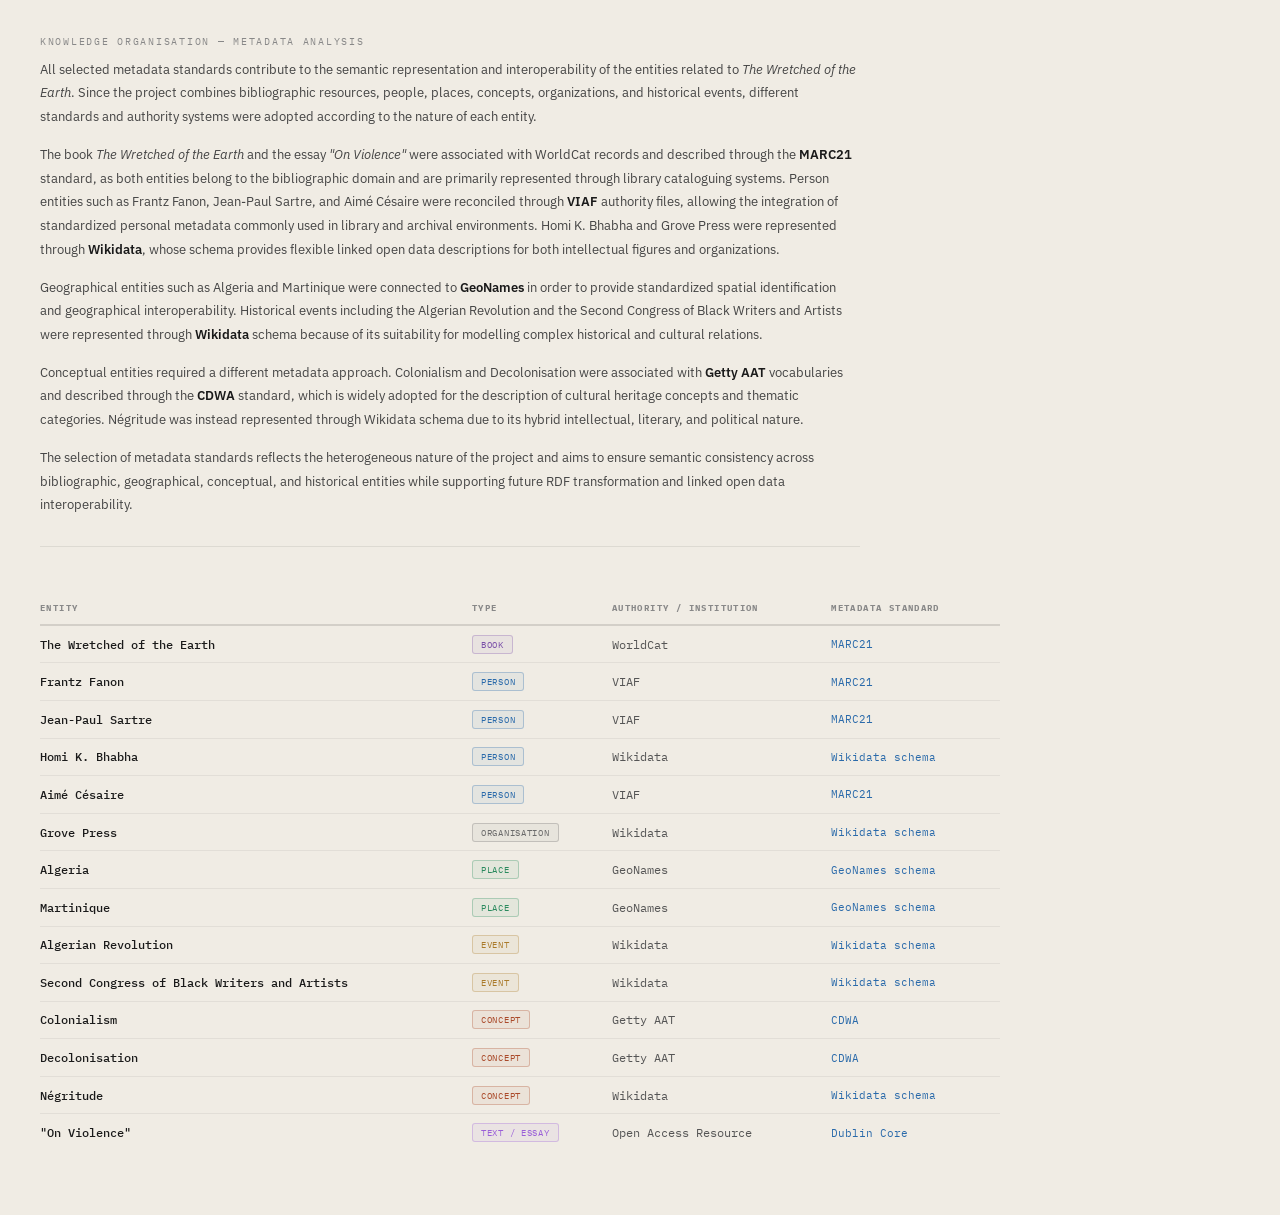
<file: data/metadata_analysis.html>
<!DOCTYPE html>
<html lang="en">
<head>
<meta charset="UTF-8"/>
<meta name="viewport" content="width=device-width, initial-scale=1.0"/>
<title>The Wretched of the Earth — Metadata Analysis</title>
<link href="https://fonts.googleapis.com/css2?family=IBM+Plex+Mono:wght@400;500&family=IBM+Plex+Sans:wght@400;600;700&display=swap" rel="stylesheet"/>
<style>
*, *::before, *::after { box-sizing: border-box; margin: 0; padding: 0; }
body {
  background: #f0ece4;
  font-family: 'IBM Plex Sans', sans-serif;
  color: #1a1a1a;
  padding: 2.2rem 2.5rem 4rem;
  min-height: 100vh;
}

.sec-tag {
  font-family: 'IBM Plex Mono', monospace;
  font-size: 0.6rem;
  letter-spacing: 0.18em;
  text-transform: uppercase;
  color: #888;
  margin-bottom: 0.6rem;
}

.sec-desc {
  font-size: 0.82rem;
  line-height: 1.8;
  color: #444;
  max-width: 820px;
  margin-bottom: 2.8rem;
  padding-bottom: 1.8rem;
  border-bottom: 1px solid rgba(0,0,0,0.08);
}
.sec-desc p { margin-bottom: 0.9rem; }
.sec-desc p:last-child { margin-bottom: 0; }
.sec-desc em { font-style: italic; }
.sec-desc strong { font-weight: 600; color: #1a1a1a; }

/* TABLE */
.meta-table-wrap {
  max-width: 960px;
  overflow-x: auto;
}

table {
  width: 100%;
  border-collapse: collapse;
  font-size: 0.78rem;
}

thead tr {
  border-bottom: 2px solid rgba(0,0,0,0.12);
}

th {
  font-family: 'IBM Plex Mono', monospace;
  font-size: 0.58rem;
  letter-spacing: 0.15em;
  text-transform: uppercase;
  color: #888;
  text-align: left;
  padding: 0.6rem 1.2rem 0.6rem 0;
  white-space: nowrap;
}

td {
  padding: 0.55rem 1.2rem 0.55rem 0;
  border-bottom: 1px solid rgba(0,0,0,0.06);
  font-family: 'IBM Plex Mono', monospace;
  font-size: 0.72rem;
  vertical-align: middle;
  color: #444;
}

tr:last-child td { border-bottom: none; }
tr:hover td { background: rgba(0,0,0,0.02); }

/* col 1 — entity name */
td:first-child {
  font-weight: 500;
  color: #1a1a1a;
  min-width: 240px;
}

.badge {
  display: inline-block;
  font-family: 'IBM Plex Mono', monospace;
  font-size: 0.58rem;
  letter-spacing: 0.08em;
  text-transform: uppercase;
  padding: 2px 8px;
  border-radius: 3px;
  border: 1px solid;
  white-space: nowrap;
}

.badge-work     { color: #7a4fa8; border-color: rgba(122,79,168,0.3); background: rgba(122,79,168,0.06); }
.badge-person   { color: #2a6aaa; border-color: rgba(42,106,170,0.3); background: rgba(42,106,170,0.06); }
.badge-place    { color: #2a8a5e; border-color: rgba(42,138,94,0.3);  background: rgba(42,138,94,0.06); }
.badge-event    { color: #aa7a2a; border-color: rgba(170,122,42,0.3); background: rgba(170,122,42,0.06); }
.badge-concept  { color: #aa4a2a; border-color: rgba(170,74,42,0.3);  background: rgba(170,74,42,0.06); }
.badge-org      { color: #6a6a6a; border-color: rgba(106,106,106,0.3);background: rgba(106,106,106,0.06); }
.badge-essay    { color: #9a5fd8; border-color: rgba(154,95,216,0.3); background: rgba(154,95,216,0.06); }

td.institution { color: #555; }

td.standard {
  color: #2a6aaa;
  font-size: 0.68rem;
}
</style>
</head>
<body>

<div class="sec-tag">Knowledge Organisation — Metadata Analysis</div>

<div class="sec-desc">
  <p>All selected metadata standards contribute to the semantic representation and interoperability of the entities related to <em>The Wretched of the Earth</em>. Since the project combines bibliographic resources, people, places, concepts, organizations, and historical events, different standards and authority systems were adopted according to the nature of each entity.</p>
  <p>The book <em>The Wretched of the Earth</em> and the essay <em>"On Violence"</em> were associated with WorldCat records and described through the <strong>MARC21</strong> standard, as both entities belong to the bibliographic domain and are primarily represented through library cataloguing systems. Person entities such as Frantz Fanon, Jean-Paul Sartre, and Aimé Césaire were reconciled through <strong>VIAF</strong> authority files, allowing the integration of standardized personal metadata commonly used in library and archival environments. Homi K. Bhabha and Grove Press were represented through <strong>Wikidata</strong>, whose schema provides flexible linked open data descriptions for both intellectual figures and organizations.</p>
  <p>Geographical entities such as Algeria and Martinique were connected to <strong>GeoNames</strong> in order to provide standardized spatial identification and geographical interoperability. Historical events including the Algerian Revolution and the Second Congress of Black Writers and Artists were represented through <strong>Wikidata</strong> schema because of its suitability for modelling complex historical and cultural relations.</p>
  <p>Conceptual entities required a different metadata approach. Colonialism and Decolonisation were associated with <strong>Getty AAT</strong> vocabularies and described through the <strong>CDWA</strong> standard, which is widely adopted for the description of cultural heritage concepts and thematic categories. Négritude was instead represented through Wikidata schema due to its hybrid intellectual, literary, and political nature.</p>
  <p>The selection of metadata standards reflects the heterogeneous nature of the project and aims to ensure semantic consistency across bibliographic, geographical, conceptual, and historical entities while supporting future RDF transformation and linked open data interoperability.</p>
</div>

<div class="meta-table-wrap">
  <table>
    <thead>
      <tr>
        <th>Entity</th>
        <th>Type</th>
        <th>Authority / Institution</th>
        <th>Metadata Standard</th>
      </tr>
    </thead>
    <tbody>
      <tr>
        <td>The Wretched of the Earth</td>
        <td><span class="badge badge-work">Book</span></td>
        <td class="institution">WorldCat</td>
        <td class="standard">MARC21</td>
      </tr>
      <tr>
        <td>Frantz Fanon</td>
        <td><span class="badge badge-person">Person</span></td>
        <td class="institution">VIAF</td>
        <td class="standard">MARC21</td>
      </tr>
      <tr>
        <td>Jean-Paul Sartre</td>
        <td><span class="badge badge-person">Person</span></td>
        <td class="institution">VIAF</td>
        <td class="standard">MARC21</td>
      </tr>
      <tr>
        <td>Homi K. Bhabha</td>
        <td><span class="badge badge-person">Person</span></td>
        <td class="institution">Wikidata</td>
        <td class="standard">Wikidata schema</td>
      </tr>
      <tr>
        <td>Aimé Césaire</td>
        <td><span class="badge badge-person">Person</span></td>
        <td class="institution">VIAF</td>
        <td class="standard">MARC21</td>
      </tr>
      <tr>
        <td>Grove Press</td>
        <td><span class="badge badge-org">Organisation</span></td>
        <td class="institution">Wikidata</td>
        <td class="standard">Wikidata schema</td>
      </tr>
      <tr>
        <td>Algeria</td>
        <td><span class="badge badge-place">Place</span></td>
        <td class="institution">GeoNames</td>
        <td class="standard">GeoNames schema</td>
      </tr>
      <tr>
        <td>Martinique</td>
        <td><span class="badge badge-place">Place</span></td>
        <td class="institution">GeoNames</td>
        <td class="standard">GeoNames schema</td>
      </tr>
      <tr>
        <td>Algerian Revolution</td>
        <td><span class="badge badge-event">Event</span></td>
        <td class="institution">Wikidata</td>
        <td class="standard">Wikidata schema</td>
      </tr>
      <tr>
        <td>Second Congress of Black Writers and Artists</td>
        <td><span class="badge badge-event">Event</span></td>
        <td class="institution">Wikidata</td>
        <td class="standard">Wikidata schema</td>
      </tr>
      <tr>
        <td>Colonialism</td>
        <td><span class="badge badge-concept">Concept</span></td>
        <td class="institution">Getty AAT</td>
        <td class="standard">CDWA</td>
      </tr>
      <tr>
        <td>Decolonisation</td>
        <td><span class="badge badge-concept">Concept</span></td>
        <td class="institution">Getty AAT</td>
        <td class="standard">CDWA</td>
      </tr>
      <tr>
        <td>Négritude</td>
        <td><span class="badge badge-concept">Concept</span></td>
        <td class="institution">Wikidata</td>
        <td class="standard">Wikidata schema</td>
      </tr>
      <tr>
        <td>"On Violence"</td>
        <td><span class="badge badge-essay">Text / Essay</span></td>
        <td class="institution">Open Access Resource</td>
        <td class="standard">Dublin Core</td>
      </tr>
    </tbody>
  </table>
</div>

</body>
</html>
</file>
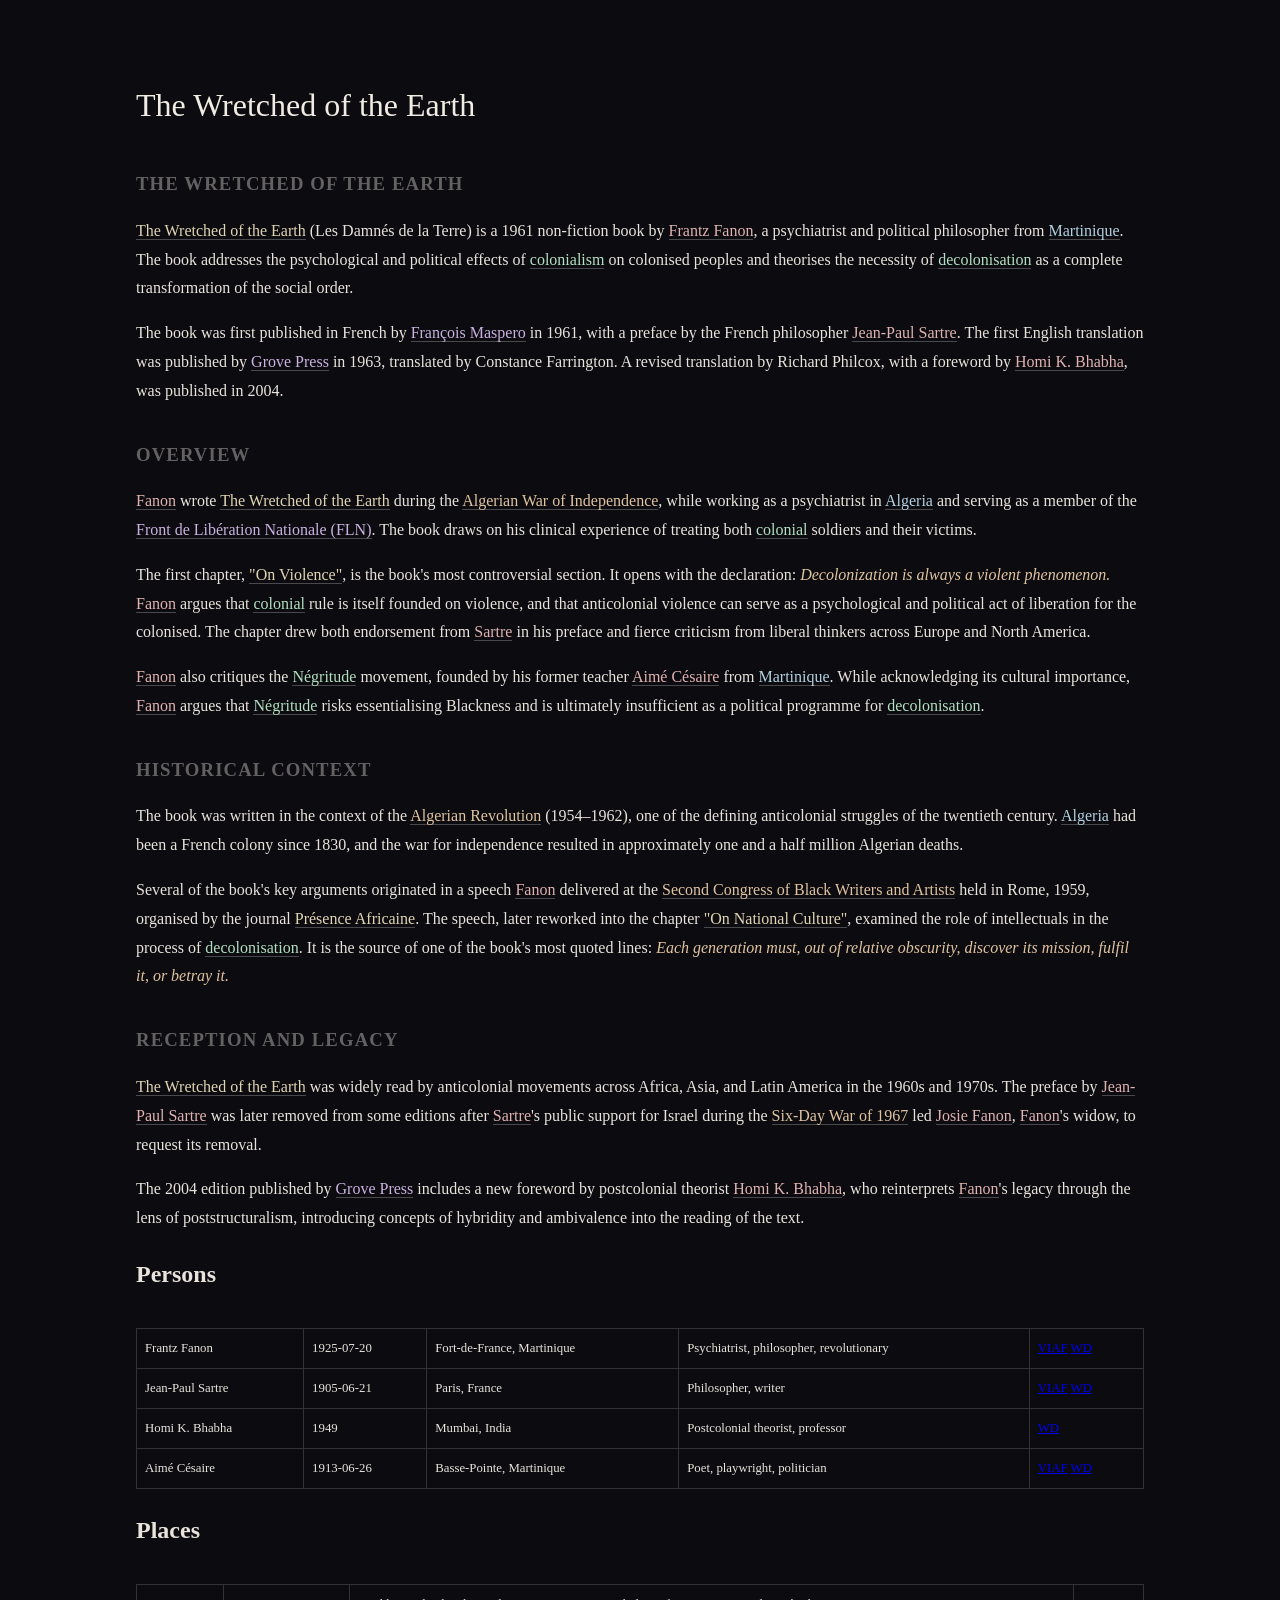
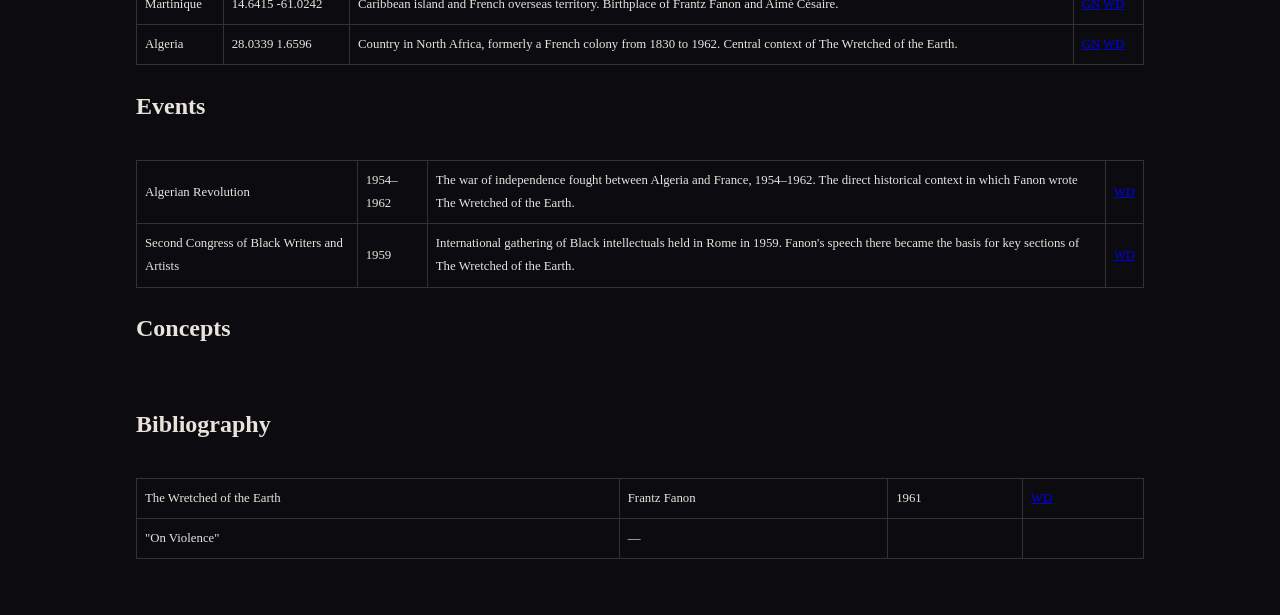
<file: data/tei_output.html>
<!DOCTYPE html>
<html lang="en">
<head>
<meta charset="UTF-8"/><title>TEI Output — The Wretched of the Earth</title>
<style>
body { background: #0c0b10; color: #e8e4dc; font-family: Georgia, serif; line-height: 1.8; padding: 3rem 10%; }
h1 { font-weight: normal; color: #f0ece4; }
.tei-head { text-transform: uppercase; letter-spacing: .06em; color: rgba(232,228,220,.4); margin: 2rem 0 .5rem; }
.entity { border-bottom: 1px solid rgba(255,255,255,.25); position: relative; cursor: help; }
.person { color:#e0b3b3; } .place { color:#b3d1e0; }
.org { color:#c9b3e0; } .work { color:#e0d6b3; }
.concept { color:#b3e0c2; } .event { color:#e0c4a0; }
.entity.quote { font-style: italic; color:#e0c4a0; border-bottom: none; }
.entity-tooltip { display: none; position: absolute; bottom: 100%; left: 0; white-space: nowrap; background: #222; color: #e8e4dc; padding: 4px 8px; border-radius: 3px; font-family: sans-serif; font-size: 0.7rem; z-index: 10; }
.entity-tooltip a { color: #b3d1e0; }
.entity:hover .entity-tooltip, .entity:focus .entity-tooltip { display: block; }
table { width: 100%; border-collapse: collapse; margin-top: 2rem; }
th, td { border: 1px solid #333; padding: 8px; text-align: left; font-size: 0.8rem; }
</style>
</head>
<body>
<h1>The Wretched of the Earth</h1>
<h3 class="tei-head">The Wretched of the Earth</h3>
<p class="tei-p">
            <span class="entity work" tabindex="0"><span class="entity-tooltip">Text · <a href="https://www.wikidata.org/wiki/Q2741364" target="_blank">↗ authority</a></span>The Wretched of the Earth</span>
            (Les Damnés de la Terre) is a 1961 non-fiction book
            by <span class="entity person" tabindex="0"><span class="entity-tooltip">Person · <a href="https://viaf.org/viaf/22490" target="_blank">↗ authority</a></span>Frantz Fanon</span>,
            a psychiatrist and political philosopher from
            <span class="entity place" tabindex="0"><span class="entity-tooltip">Place · <a href="https://www.geonames.org/3570311" target="_blank">↗ authority</a></span>Martinique</span>.
            The book addresses the psychological and political effects of
            <span class="entity concept" tabindex="0"><span class="entity-tooltip">Concept · <a href="https://www.wikidata.org/wiki/Q7167" target="_blank">↗ authority</a></span>colonialism</span>
            on colonised peoples and theorises the necessity of
            <span class="entity concept" tabindex="0"><span class="entity-tooltip">Concept · <a href="https://www.wikidata.org/wiki/Q230533" target="_blank">↗ authority</a></span>decolonisation</span>
            as a complete transformation of the social order.
          </p>
<p class="tei-p">
            The book was first published in French by
            <span class="entity org" tabindex="0"><span class="entity-tooltip">Organisation · <a href="https://www.wikidata.org/wiki/Q3085338" target="_blank">↗ authority</a></span>François Maspero</span>
            in 1961, with a preface by the French philosopher
            <span class="entity person" tabindex="0"><span class="entity-tooltip">Person · <a href="https://viaf.org/viaf/76322562" target="_blank">↗ authority</a></span>Jean-Paul Sartre</span>.
            The first English translation was published by
            <span class="entity org" tabindex="0"><span class="entity-tooltip">Organisation · <a href="https://www.wikidata.org/wiki/Q3777164" target="_blank">↗ authority</a></span>Grove Press</span>
            in 1963, translated by Constance Farrington.
            A revised translation by Richard Philcox, with a foreword by
            <span class="entity person" tabindex="0"><span class="entity-tooltip">Person · <a href="https://www.wikidata.org/wiki/Q325741" target="_blank">↗ authority</a></span>Homi K. Bhabha</span>,
            was published in 2004.
          </p>
<h3 class="tei-head">Overview</h3>
<p class="tei-p">
            <span class="entity person" tabindex="0"><span class="entity-tooltip">Person · <a href="https://viaf.org/viaf/22490" target="_blank">↗ authority</a></span>Fanon</span> wrote
            <span class="entity work" tabindex="0"><span class="entity-tooltip">Text · <a href="https://www.wikidata.org/wiki/Q2741364" target="_blank">↗ authority</a></span>The Wretched of the Earth</span>
            during the
            <span class="entity event" tabindex="0"><span class="entity-tooltip">Event · <a href="https://www.wikidata.org/wiki/Q200790" target="_blank">↗ authority</a></span>Algerian War of Independence</span>,
            while working as a psychiatrist in
            <span class="entity place" tabindex="0"><span class="entity-tooltip">Place · <a href="https://www.geonames.org/2589581" target="_blank">↗ authority</a></span>Algeria</span>
            and serving as a member of the
            <span class="entity org" tabindex="0"><span class="entity-tooltip">Organisation · <a href="https://www.wikidata.org/wiki/Q204543" target="_blank">↗ authority</a></span>Front de Libération Nationale (FLN)</span>.
            The book draws on his clinical experience of treating both
            <span class="entity concept" tabindex="0"><span class="entity-tooltip">Concept · <a href="https://www.wikidata.org/wiki/Q7167" target="_blank">↗ authority</a></span>colonial</span>
            soldiers and their victims.
          </p>
<p class="tei-p">
            The first chapter,
            <span class="entity work" tabindex="0"><span class="entity-tooltip">Text · <a href="https://www.wikidata.org/wiki/Q2741364" target="_blank">↗ authority</a></span>"On Violence"</span>,
            is the book's most controversial section. It opens with the declaration:
            
              <span class="entity quote" tabindex="0"><span class="entity-tooltip">Quotation</span>Decolonization is always a violent phenomenon.</span>
              
            
            <span class="entity person" tabindex="0"><span class="entity-tooltip">Person · <a href="https://viaf.org/viaf/22490" target="_blank">↗ authority</a></span>Fanon</span> argues that
            <span class="entity concept" tabindex="0"><span class="entity-tooltip">Concept · <a href="https://www.wikidata.org/wiki/Q7167" target="_blank">↗ authority</a></span>colonial</span>
            rule is itself founded on violence, and that anticolonial violence
            can serve as a psychological and political act of liberation for the colonised.
            The chapter drew both endorsement from
            <span class="entity person" tabindex="0"><span class="entity-tooltip">Person · <a href="https://viaf.org/viaf/76322562" target="_blank">↗ authority</a></span>Sartre</span>
            in his preface and fierce criticism from liberal thinkers across Europe and North America.
          </p>
<p class="tei-p">
            <span class="entity person" tabindex="0"><span class="entity-tooltip">Person · <a href="https://viaf.org/viaf/22490" target="_blank">↗ authority</a></span>Fanon</span> also critiques the
            <span class="entity concept" tabindex="0"><span class="entity-tooltip">Concept · <a href="https://www.wikidata.org/wiki/Q852544" target="_blank">↗ authority</a></span>Négritude</span>
            movement, founded by his former teacher
            <span class="entity person" tabindex="0"><span class="entity-tooltip">Person · <a href="https://viaf.org/viaf/4925246" target="_blank">↗ authority</a></span>Aimé Césaire</span>
            from <span class="entity place" tabindex="0"><span class="entity-tooltip">Place · <a href="https://www.geonames.org/3570311" target="_blank">↗ authority</a></span>Martinique</span>.
            While acknowledging its cultural importance,
            <span class="entity person" tabindex="0"><span class="entity-tooltip">Person · <a href="https://viaf.org/viaf/22490" target="_blank">↗ authority</a></span>Fanon</span> argues that
            <span class="entity concept" tabindex="0"><span class="entity-tooltip">Concept · <a href="https://www.wikidata.org/wiki/Q852544" target="_blank">↗ authority</a></span>Négritude</span>
            risks essentialising Blackness and is ultimately insufficient
            as a political programme for
            <span class="entity concept" tabindex="0"><span class="entity-tooltip">Concept · <a href="https://www.wikidata.org/wiki/Q230533" target="_blank">↗ authority</a></span>decolonisation</span>.
          </p>
<h3 class="tei-head">Historical context</h3>
<p class="tei-p">
            The book was written in the context of the
            <span class="entity event" tabindex="0"><span class="entity-tooltip">Event · <a href="https://www.wikidata.org/wiki/Q200790" target="_blank">↗ authority</a></span>Algerian Revolution</span>
            (1954–1962), one of the defining anticolonial struggles of the twentieth century.
            <span class="entity place" tabindex="0"><span class="entity-tooltip">Place · <a href="https://www.geonames.org/2589581" target="_blank">↗ authority</a></span>Algeria</span>
            had been a French colony since 1830, and the war for independence
            resulted in approximately one and a half million Algerian deaths.
          </p>
<p class="tei-p">
            Several of the book's key arguments originated in a speech
            <span class="entity person" tabindex="0"><span class="entity-tooltip">Person · <a href="https://viaf.org/viaf/22490" target="_blank">↗ authority</a></span>Fanon</span> delivered at the
            <span class="entity event" tabindex="0"><span class="entity-tooltip">Event · <a href="https://www.wikidata.org/wiki/Q2993133" target="_blank">↗ authority</a></span>Second Congress of Black Writers and Artists</span>
            held in Rome, 1959, organised by the journal
            <span class="entity work" tabindex="0"><span class="entity-tooltip">Text</span>Présence Africaine</span>.
            The speech, later reworked into the chapter
            <span class="entity work" tabindex="0"><span class="entity-tooltip">Text</span>"On National Culture"</span>,
            examined the role of intellectuals in the process of
            <span class="entity concept" tabindex="0"><span class="entity-tooltip">Concept · <a href="https://www.wikidata.org/wiki/Q230533" target="_blank">↗ authority</a></span>decolonisation</span>.
            It is the source of one of the book's most quoted lines:
            
              <span class="entity quote" tabindex="0"><span class="entity-tooltip">Quotation</span>Each generation must, out of relative obscurity, discover its mission, fulfil it, or betray it.</span>
              
            
          </p>
<h3 class="tei-head">Reception and legacy</h3>
<p class="tei-p">
            <span class="entity work" tabindex="0"><span class="entity-tooltip">Text · <a href="https://www.wikidata.org/wiki/Q2741364" target="_blank">↗ authority</a></span>The Wretched of the Earth</span>
            was widely read by anticolonial movements across Africa, Asia,
            and Latin America in the 1960s and 1970s.
            The preface by <span class="entity person" tabindex="0"><span class="entity-tooltip">Person · <a href="https://viaf.org/viaf/76322562" target="_blank">↗ authority</a></span>Jean-Paul Sartre</span>
            was later removed from some editions after
            <span class="entity person" tabindex="0"><span class="entity-tooltip">Person · <a href="https://viaf.org/viaf/76322562" target="_blank">↗ authority</a></span>Sartre</span>'s
            public support for Israel during the
            <span class="entity event" tabindex="0"><span class="entity-tooltip">Event</span>Six-Day War of 1967</span>
            led <span class="entity person" tabindex="0"><span class="entity-tooltip">Person</span>Josie Fanon</span>,
            <span class="entity person" tabindex="0"><span class="entity-tooltip">Person · <a href="https://viaf.org/viaf/22490" target="_blank">↗ authority</a></span>Fanon</span>'s widow,
            to request its removal.
          </p>
<p class="tei-p">
            The 2004 edition published by
            <span class="entity org" tabindex="0"><span class="entity-tooltip">Organisation · <a href="https://www.wikidata.org/wiki/Q3777164" target="_blank">↗ authority</a></span>Grove Press</span>
            includes a new foreword by postcolonial theorist
            <span class="entity person" tabindex="0"><span class="entity-tooltip">Person · <a href="https://www.wikidata.org/wiki/Q325741" target="_blank">↗ authority</a></span>Homi K. Bhabha</span>,
            who reinterprets
            <span class="entity person" tabindex="0"><span class="entity-tooltip">Person · <a href="https://viaf.org/viaf/22490" target="_blank">↗ authority</a></span>Fanon</span>'s legacy
            through the lens of poststructuralism, introducing concepts of
            hybridity and ambivalence into the reading of the text.
          </p>
<h2>Persons</h2><table><tr><td>Frantz Fanon</td><td>1925-07-20</td><td>Fort-de-France, Martinique</td><td>Psychiatrist, philosopher, revolutionary</td><td><a href="https://viaf.org/viaf/22490" target="_blank">VIAF</a> <a href="https://www.wikidata.org/wiki/Q193670" target="_blank">WD</a></td></tr>
<tr><td>Jean-Paul Sartre</td><td>1905-06-21</td><td>Paris, France</td><td>Philosopher, writer</td><td><a href="https://viaf.org/viaf/76322562" target="_blank">VIAF</a> <a href="https://www.wikidata.org/wiki/Q9364" target="_blank">WD</a></td></tr>
<tr><td>Homi K. Bhabha</td><td>1949</td><td>Mumbai, India</td><td>Postcolonial theorist, professor</td><td><a href="https://www.wikidata.org/wiki/Q325741" target="_blank">WD</a></td></tr>
<tr><td>Aimé Césaire</td><td>1913-06-26</td><td>Basse-Pointe, Martinique</td><td>Poet, playwright, politician</td><td><a href="https://viaf.org/viaf/4925246" target="_blank">VIAF</a> <a href="https://www.wikidata.org/wiki/Q223955" target="_blank">WD</a></td></tr></table>
<h2>Places</h2><table><tr><td>Martinique</td><td>14.6415 -61.0242</td><td>Caribbean island and French overseas territory. Birthplace of Frantz Fanon and Aimé Césaire.</td><td><a href="https://www.geonames.org/3570311" target="_blank">GN</a> <a href="https://www.wikidata.org/wiki/Q17054" target="_blank">WD</a></td></tr>
<tr><td>Algeria</td><td>28.0339 1.6596</td><td>Country in North Africa, formerly a French colony from 1830 to 1962. Central context of The Wretched of the Earth.</td><td><a href="https://www.geonames.org/2589581" target="_blank">GN</a> <a href="https://www.wikidata.org/wiki/Q262" target="_blank">WD</a></td></tr></table>
<h2>Events</h2><table><tr><td>Algerian Revolution</td><td>1954–1962</td><td>The war of independence fought between Algeria and France, 1954–1962. The direct historical context in which Fanon wrote The Wretched of the Earth.</td><td><a href="https://www.wikidata.org/wiki/Q200790" target="_blank">WD</a></td></tr>
<tr><td>Second Congress of Black Writers and Artists</td><td>1959</td><td>International gathering of Black intellectuals held in Rome in 1959. Fanon's speech there became the basis for key sections of The Wretched of the Earth.</td><td><a href="https://www.wikidata.org/wiki/Q2993133" target="_blank">WD</a></td></tr></table>
<h2>Concepts</h2><table></table>
<h2>Bibliography</h2><table><tr><td>The Wretched of the Earth</td><td>Frantz Fanon</td><td>1961</td><td><a href="https://www.wikidata.org/wiki/Q2741364" target="_blank">WD</a></td></tr>
<tr><td>"On Violence"</td><td>—</td><td></td><td></td></tr></table>
</body>
</html>
</file>
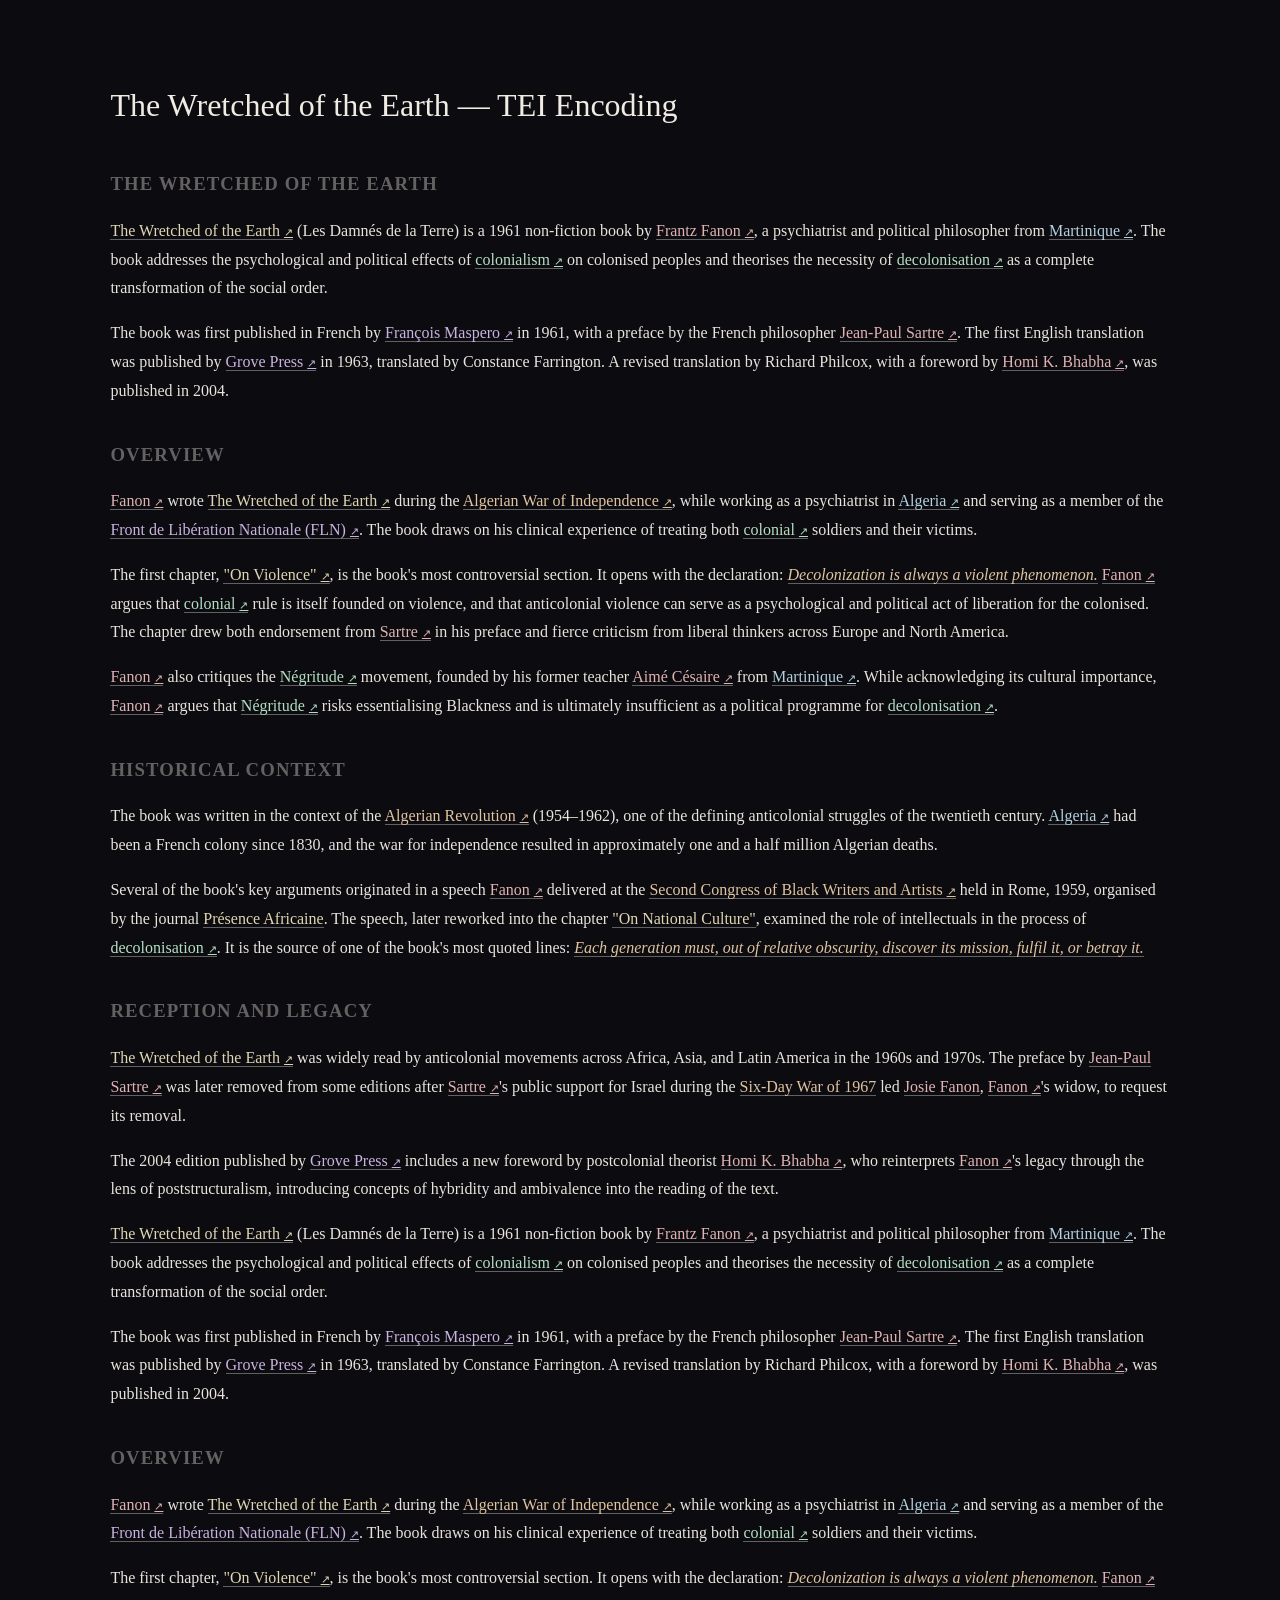
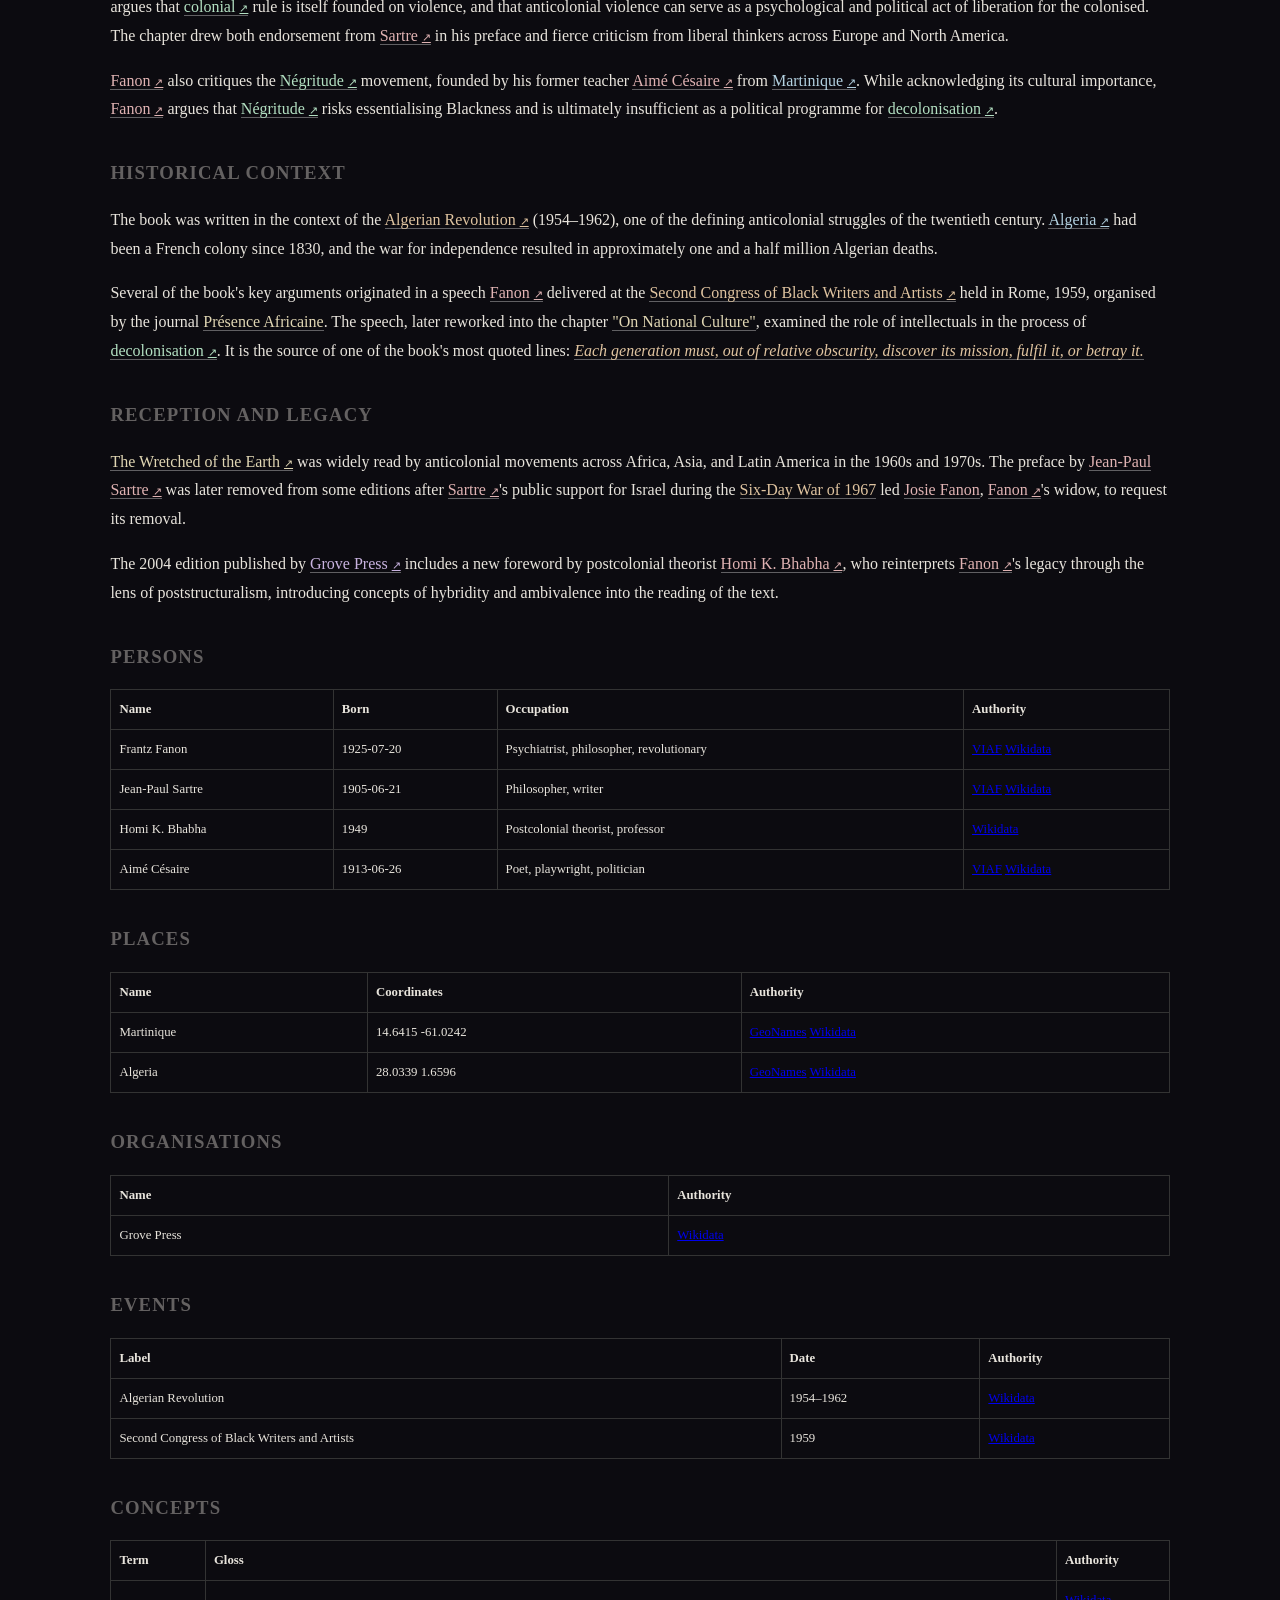
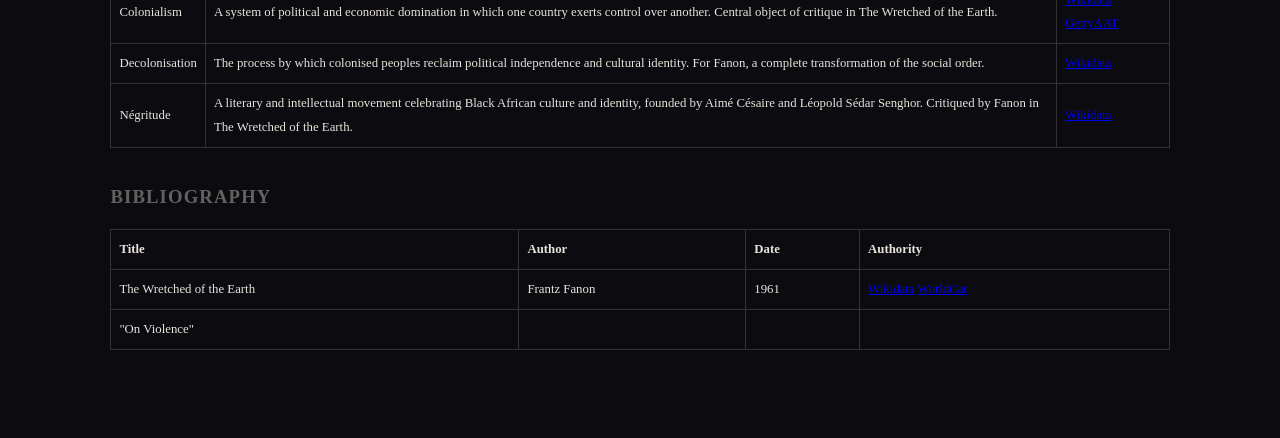
<file: data/tei_xslt_output.html>
<!DOCTYPE html SYSTEM "about:legacy-compat">
<html lang="en">
<head>
<meta charset="UTF-8">
<title>TEI Output (XSLT) — The Wretched of the Earth</title>
<style>
          body { background:#0c0b10; color:#e8e4dc; font-family:Georgia,serif;
                 line-height:1.8; padding:3rem clamp(1.5rem,8vw,8rem); }
          h1 { font-weight:normal; color:#f0ece4; }
          .tei-head { text-transform:uppercase; letter-spacing:.06em;
                      color:rgba(232,228,220,.4); margin:2rem 0 .5rem; }
          .entity { border-bottom:1px solid rgba(255,255,255,.35); }
          .person { color:#e0b3b3; } .place { color:#b3d1e0; }
          .org { color:#c9b3e0; } .work { color:#e0d6b3; }
          .concept { color:#b3e0c2; } .event { color:#e0c4a0; }
          .quote { font-style:italic; color:#e0c4a0; }
          .entity a { color:inherit; font-size:.7rem; }
          table { width:100%; border-collapse:collapse; margin:1rem 0 2rem; }
          th,td { border:1px solid #333; padding:8px; text-align:left; font-size:.8rem; }
        </style>
</head>
<body>
<header><h1>The Wretched of the Earth — TEI Encoding</h1></header><h3 class="tei-head">The Wretched of the Earth</h3>
<p class="tei-p">
            <span class="entity work">The Wretched of the Earth <a href="https://www.wikidata.org/wiki/Q2741364" target="_blank">↗</a></span>
            (Les Damnés de la Terre) is a 1961 non-fiction book
            by <span class="entity person">Frantz Fanon <a href="https://viaf.org/viaf/22490" target="_blank">↗</a></span>,
            a psychiatrist and political philosopher from
            <span class="entity place">Martinique <a href="https://www.geonames.org/3570311" target="_blank">↗</a></span>.
            The book addresses the psychological and political effects of
            <span class="entity concept">colonialism <a href="https://www.wikidata.org/wiki/Q7167" target="_blank">↗</a></span>
            on colonised peoples and theorises the necessity of
            <span class="entity concept">decolonisation <a href="https://www.wikidata.org/wiki/Q230533" target="_blank">↗</a></span>
            as a complete transformation of the social order.
          </p>
<p class="tei-p">
            The book was first published in French by
            <span class="entity org">François Maspero <a href="https://www.wikidata.org/wiki/Q3085338" target="_blank">↗</a></span>
            in 1961, with a preface by the French philosopher
            <span class="entity person">Jean-Paul Sartre <a href="https://viaf.org/viaf/76322562" target="_blank">↗</a></span>.
            The first English translation was published by
            <span class="entity org">Grove Press <a href="https://www.wikidata.org/wiki/Q3777164" target="_blank">↗</a></span>
            in 1963, translated by Constance Farrington.
            A revised translation by Richard Philcox, with a foreword by
            <span class="entity person">Homi K. Bhabha <a href="https://www.wikidata.org/wiki/Q325741" target="_blank">↗</a></span>,
            was published in 2004.
          </p>
<h3 class="tei-head">Overview</h3>
<p class="tei-p">
            <span class="entity person">Fanon <a href="https://viaf.org/viaf/22490" target="_blank">↗</a></span> wrote
            <span class="entity work">The Wretched of the Earth <a href="https://www.wikidata.org/wiki/Q2741364" target="_blank">↗</a></span>
            during the
            <span class="entity event">Algerian War of Independence <a href="https://www.wikidata.org/wiki/Q200790" target="_blank">↗</a></span>,
            while working as a psychiatrist in
            <span class="entity place">Algeria <a href="https://www.geonames.org/2589581" target="_blank">↗</a></span>
            and serving as a member of the
            <span class="entity org">Front de Libération Nationale (FLN) <a href="https://www.wikidata.org/wiki/Q204543" target="_blank">↗</a></span>.
            The book draws on his clinical experience of treating both
            <span class="entity concept">colonial <a href="https://www.wikidata.org/wiki/Q7167" target="_blank">↗</a></span>
            soldiers and their victims.
          </p>
<p class="tei-p">
            The first chapter,
            <span class="entity work">"On Violence" <a href="https://www.wikidata.org/wiki/Q2741364" target="_blank">↗</a></span>,
            is the book's most controversial section. It opens with the declaration:
            
              <span class="entity quote">Decolonization is always a violent phenomenon.</span>
              
            
            <span class="entity person">Fanon <a href="https://viaf.org/viaf/22490" target="_blank">↗</a></span> argues that
            <span class="entity concept">colonial <a href="https://www.wikidata.org/wiki/Q7167" target="_blank">↗</a></span>
            rule is itself founded on violence, and that anticolonial violence
            can serve as a psychological and political act of liberation for the colonised.
            The chapter drew both endorsement from
            <span class="entity person">Sartre <a href="https://viaf.org/viaf/76322562" target="_blank">↗</a></span>
            in his preface and fierce criticism from liberal thinkers across Europe and North America.
          </p>
<p class="tei-p">
            <span class="entity person">Fanon <a href="https://viaf.org/viaf/22490" target="_blank">↗</a></span> also critiques the
            <span class="entity concept">Négritude <a href="https://www.wikidata.org/wiki/Q852544" target="_blank">↗</a></span>
            movement, founded by his former teacher
            <span class="entity person">Aimé Césaire <a href="https://viaf.org/viaf/4925246" target="_blank">↗</a></span>
            from <span class="entity place">Martinique <a href="https://www.geonames.org/3570311" target="_blank">↗</a></span>.
            While acknowledging its cultural importance,
            <span class="entity person">Fanon <a href="https://viaf.org/viaf/22490" target="_blank">↗</a></span> argues that
            <span class="entity concept">Négritude <a href="https://www.wikidata.org/wiki/Q852544" target="_blank">↗</a></span>
            risks essentialising Blackness and is ultimately insufficient
            as a political programme for
            <span class="entity concept">decolonisation <a href="https://www.wikidata.org/wiki/Q230533" target="_blank">↗</a></span>.
          </p>
<h3 class="tei-head">Historical context</h3>
<p class="tei-p">
            The book was written in the context of the
            <span class="entity event">Algerian Revolution <a href="https://www.wikidata.org/wiki/Q200790" target="_blank">↗</a></span>
            (1954–1962), one of the defining anticolonial struggles of the twentieth century.
            <span class="entity place">Algeria <a href="https://www.geonames.org/2589581" target="_blank">↗</a></span>
            had been a French colony since 1830, and the war for independence
            resulted in approximately one and a half million Algerian deaths.
          </p>
<p class="tei-p">
            Several of the book's key arguments originated in a speech
            <span class="entity person">Fanon <a href="https://viaf.org/viaf/22490" target="_blank">↗</a></span> delivered at the
            <span class="entity event">Second Congress of Black Writers and Artists <a href="https://www.wikidata.org/wiki/Q2993133" target="_blank">↗</a></span>
            held in Rome, 1959, organised by the journal
            <span class="entity work">Présence Africaine</span>.
            The speech, later reworked into the chapter
            <span class="entity work">"On National Culture"</span>,
            examined the role of intellectuals in the process of
            <span class="entity concept">decolonisation <a href="https://www.wikidata.org/wiki/Q230533" target="_blank">↗</a></span>.
            It is the source of one of the book's most quoted lines:
            
              <span class="entity quote">Each generation must, out of relative obscurity, discover its mission, fulfil it, or betray it.</span>
              
            
          </p>
<h3 class="tei-head">Reception and legacy</h3>
<p class="tei-p">
            <span class="entity work">The Wretched of the Earth <a href="https://www.wikidata.org/wiki/Q2741364" target="_blank">↗</a></span>
            was widely read by anticolonial movements across Africa, Asia,
            and Latin America in the 1960s and 1970s.
            The preface by <span class="entity person">Jean-Paul Sartre <a href="https://viaf.org/viaf/76322562" target="_blank">↗</a></span>
            was later removed from some editions after
            <span class="entity person">Sartre <a href="https://viaf.org/viaf/76322562" target="_blank">↗</a></span>'s
            public support for Israel during the
            <span class="entity event">Six-Day War of 1967</span>
            led <span class="entity person">Josie Fanon</span>,
            <span class="entity person">Fanon <a href="https://viaf.org/viaf/22490" target="_blank">↗</a></span>'s widow,
            to request its removal.
          </p>
<p class="tei-p">
            The 2004 edition published by
            <span class="entity org">Grove Press <a href="https://www.wikidata.org/wiki/Q3777164" target="_blank">↗</a></span>
            includes a new foreword by postcolonial theorist
            <span class="entity person">Homi K. Bhabha <a href="https://www.wikidata.org/wiki/Q325741" target="_blank">↗</a></span>,
            who reinterprets
            <span class="entity person">Fanon <a href="https://viaf.org/viaf/22490" target="_blank">↗</a></span>'s legacy
            through the lens of poststructuralism, introducing concepts of
            hybridity and ambivalence into the reading of the text.
          </p>
<p class="tei-p">
            <span class="entity work">The Wretched of the Earth <a href="https://www.wikidata.org/wiki/Q2741364" target="_blank">↗</a></span>
            (Les Damnés de la Terre) is a 1961 non-fiction book
            by <span class="entity person">Frantz Fanon <a href="https://viaf.org/viaf/22490" target="_blank">↗</a></span>,
            a psychiatrist and political philosopher from
            <span class="entity place">Martinique <a href="https://www.geonames.org/3570311" target="_blank">↗</a></span>.
            The book addresses the psychological and political effects of
            <span class="entity concept">colonialism <a href="https://www.wikidata.org/wiki/Q7167" target="_blank">↗</a></span>
            on colonised peoples and theorises the necessity of
            <span class="entity concept">decolonisation <a href="https://www.wikidata.org/wiki/Q230533" target="_blank">↗</a></span>
            as a complete transformation of the social order.
          </p>
<p class="tei-p">
            The book was first published in French by
            <span class="entity org">François Maspero <a href="https://www.wikidata.org/wiki/Q3085338" target="_blank">↗</a></span>
            in 1961, with a preface by the French philosopher
            <span class="entity person">Jean-Paul Sartre <a href="https://viaf.org/viaf/76322562" target="_blank">↗</a></span>.
            The first English translation was published by
            <span class="entity org">Grove Press <a href="https://www.wikidata.org/wiki/Q3777164" target="_blank">↗</a></span>
            in 1963, translated by Constance Farrington.
            A revised translation by Richard Philcox, with a foreword by
            <span class="entity person">Homi K. Bhabha <a href="https://www.wikidata.org/wiki/Q325741" target="_blank">↗</a></span>,
            was published in 2004.
          </p>
<h3 class="tei-head">Overview</h3>
<p class="tei-p">
            <span class="entity person">Fanon <a href="https://viaf.org/viaf/22490" target="_blank">↗</a></span> wrote
            <span class="entity work">The Wretched of the Earth <a href="https://www.wikidata.org/wiki/Q2741364" target="_blank">↗</a></span>
            during the
            <span class="entity event">Algerian War of Independence <a href="https://www.wikidata.org/wiki/Q200790" target="_blank">↗</a></span>,
            while working as a psychiatrist in
            <span class="entity place">Algeria <a href="https://www.geonames.org/2589581" target="_blank">↗</a></span>
            and serving as a member of the
            <span class="entity org">Front de Libération Nationale (FLN) <a href="https://www.wikidata.org/wiki/Q204543" target="_blank">↗</a></span>.
            The book draws on his clinical experience of treating both
            <span class="entity concept">colonial <a href="https://www.wikidata.org/wiki/Q7167" target="_blank">↗</a></span>
            soldiers and their victims.
          </p>
<p class="tei-p">
            The first chapter,
            <span class="entity work">"On Violence" <a href="https://www.wikidata.org/wiki/Q2741364" target="_blank">↗</a></span>,
            is the book's most controversial section. It opens with the declaration:
            
              <span class="entity quote">Decolonization is always a violent phenomenon.</span>
              
            
            <span class="entity person">Fanon <a href="https://viaf.org/viaf/22490" target="_blank">↗</a></span> argues that
            <span class="entity concept">colonial <a href="https://www.wikidata.org/wiki/Q7167" target="_blank">↗</a></span>
            rule is itself founded on violence, and that anticolonial violence
            can serve as a psychological and political act of liberation for the colonised.
            The chapter drew both endorsement from
            <span class="entity person">Sartre <a href="https://viaf.org/viaf/76322562" target="_blank">↗</a></span>
            in his preface and fierce criticism from liberal thinkers across Europe and North America.
          </p>
<p class="tei-p">
            <span class="entity person">Fanon <a href="https://viaf.org/viaf/22490" target="_blank">↗</a></span> also critiques the
            <span class="entity concept">Négritude <a href="https://www.wikidata.org/wiki/Q852544" target="_blank">↗</a></span>
            movement, founded by his former teacher
            <span class="entity person">Aimé Césaire <a href="https://viaf.org/viaf/4925246" target="_blank">↗</a></span>
            from <span class="entity place">Martinique <a href="https://www.geonames.org/3570311" target="_blank">↗</a></span>.
            While acknowledging its cultural importance,
            <span class="entity person">Fanon <a href="https://viaf.org/viaf/22490" target="_blank">↗</a></span> argues that
            <span class="entity concept">Négritude <a href="https://www.wikidata.org/wiki/Q852544" target="_blank">↗</a></span>
            risks essentialising Blackness and is ultimately insufficient
            as a political programme for
            <span class="entity concept">decolonisation <a href="https://www.wikidata.org/wiki/Q230533" target="_blank">↗</a></span>.
          </p>
<h3 class="tei-head">Historical context</h3>
<p class="tei-p">
            The book was written in the context of the
            <span class="entity event">Algerian Revolution <a href="https://www.wikidata.org/wiki/Q200790" target="_blank">↗</a></span>
            (1954–1962), one of the defining anticolonial struggles of the twentieth century.
            <span class="entity place">Algeria <a href="https://www.geonames.org/2589581" target="_blank">↗</a></span>
            had been a French colony since 1830, and the war for independence
            resulted in approximately one and a half million Algerian deaths.
          </p>
<p class="tei-p">
            Several of the book's key arguments originated in a speech
            <span class="entity person">Fanon <a href="https://viaf.org/viaf/22490" target="_blank">↗</a></span> delivered at the
            <span class="entity event">Second Congress of Black Writers and Artists <a href="https://www.wikidata.org/wiki/Q2993133" target="_blank">↗</a></span>
            held in Rome, 1959, organised by the journal
            <span class="entity work">Présence Africaine</span>.
            The speech, later reworked into the chapter
            <span class="entity work">"On National Culture"</span>,
            examined the role of intellectuals in the process of
            <span class="entity concept">decolonisation <a href="https://www.wikidata.org/wiki/Q230533" target="_blank">↗</a></span>.
            It is the source of one of the book's most quoted lines:
            
              <span class="entity quote">Each generation must, out of relative obscurity, discover its mission, fulfil it, or betray it.</span>
              
            
          </p>
<h3 class="tei-head">Reception and legacy</h3>
<p class="tei-p">
            <span class="entity work">The Wretched of the Earth <a href="https://www.wikidata.org/wiki/Q2741364" target="_blank">↗</a></span>
            was widely read by anticolonial movements across Africa, Asia,
            and Latin America in the 1960s and 1970s.
            The preface by <span class="entity person">Jean-Paul Sartre <a href="https://viaf.org/viaf/76322562" target="_blank">↗</a></span>
            was later removed from some editions after
            <span class="entity person">Sartre <a href="https://viaf.org/viaf/76322562" target="_blank">↗</a></span>'s
            public support for Israel during the
            <span class="entity event">Six-Day War of 1967</span>
            led <span class="entity person">Josie Fanon</span>,
            <span class="entity person">Fanon <a href="https://viaf.org/viaf/22490" target="_blank">↗</a></span>'s widow,
            to request its removal.
          </p>
<p class="tei-p">
            The 2004 edition published by
            <span class="entity org">Grove Press <a href="https://www.wikidata.org/wiki/Q3777164" target="_blank">↗</a></span>
            includes a new foreword by postcolonial theorist
            <span class="entity person">Homi K. Bhabha <a href="https://www.wikidata.org/wiki/Q325741" target="_blank">↗</a></span>,
            who reinterprets
            <span class="entity person">Fanon <a href="https://viaf.org/viaf/22490" target="_blank">↗</a></span>'s legacy
            through the lens of poststructuralism, introducing concepts of
            hybridity and ambivalence into the reading of the text.
          </p>
<h3 class="tei-head">Persons</h3>
<table>
<tr>
<th>Name</th>
<th>Born</th>
<th>Occupation</th>
<th>Authority</th>
</tr>
<tr>
<td>Frantz Fanon</td>
<td>1925-07-20</td>
<td>Psychiatrist, philosopher, revolutionary</td>
<td>
<a href="https://viaf.org/viaf/22490" target="_blank">VIAF</a> <a href="https://www.wikidata.org/wiki/Q193670" target="_blank">Wikidata</a> </td>
</tr>
<tr>
<td>Jean-Paul Sartre</td>
<td>1905-06-21</td>
<td>Philosopher, writer</td>
<td>
<a href="https://viaf.org/viaf/76322562" target="_blank">VIAF</a> <a href="https://www.wikidata.org/wiki/Q9364" target="_blank">Wikidata</a> </td>
</tr>
<tr>
<td>Homi K. Bhabha</td>
<td>1949</td>
<td>Postcolonial theorist, professor</td>
<td>
<a href="https://www.wikidata.org/wiki/Q325741" target="_blank">Wikidata</a> </td>
</tr>
<tr>
<td>Aimé Césaire</td>
<td>1913-06-26</td>
<td>Poet, playwright, politician</td>
<td>
<a href="https://viaf.org/viaf/4925246" target="_blank">VIAF</a> <a href="https://www.wikidata.org/wiki/Q223955" target="_blank">Wikidata</a> </td>
</tr>
</table>
<h3 class="tei-head">Places</h3>
<table>
<tr>
<th>Name</th>
<th>Coordinates</th>
<th>Authority</th>
</tr>
<tr>
<td>Martinique</td>
<td>14.6415 -61.0242</td>
<td>
<a href="https://www.geonames.org/3570311" target="_blank">GeoNames</a> <a href="https://www.wikidata.org/wiki/Q17054" target="_blank">Wikidata</a> </td>
</tr>
<tr>
<td>Algeria</td>
<td>28.0339 1.6596</td>
<td>
<a href="https://www.geonames.org/2589581" target="_blank">GeoNames</a> <a href="https://www.wikidata.org/wiki/Q262" target="_blank">Wikidata</a> </td>
</tr>
</table>
<h3 class="tei-head">Organisations</h3>
<table>
<tr>
<th>Name</th>
<th>Authority</th>
</tr>
<tr>
<td>Grove Press</td>
<td>
<a href="https://www.wikidata.org/wiki/Q3777164" target="_blank">Wikidata</a> </td>
</tr>
</table>
<h3 class="tei-head">Events</h3>
<table>
<tr>
<th>Label</th>
<th>Date</th>
<th>Authority</th>
</tr>
<tr>
<td>Algerian Revolution</td>
<td>1954–1962</td>
<td>
<a href="https://www.wikidata.org/wiki/Q200790" target="_blank">Wikidata</a> </td>
</tr>
<tr>
<td>Second Congress of Black Writers and Artists</td>
<td>1959</td>
<td>
<a href="https://www.wikidata.org/wiki/Q2993133" target="_blank">Wikidata</a> </td>
</tr>
</table>
<h3 class="tei-head">Concepts</h3>
<table>
<tr>
<th>Term</th>
<th>Gloss</th>
<th>Authority</th>
</tr>
<tr>
<td>Colonialism</td>
<td>A system of political and economic domination in which one country exerts control over another. Central object of critique in The Wretched of the Earth.</td>
<td>
<a href="https://www.wikidata.org/wiki/Q7167" target="_blank">Wikidata</a> <a href="https://vocab.getty.edu/aat/300055142" target="_blank">GettyAAT</a> </td>
</tr>
<tr>
<td>Decolonisation</td>
<td>The process by which colonised peoples reclaim political independence and cultural identity. For Fanon, a complete transformation of the social order.</td>
<td>
<a href="https://www.wikidata.org/wiki/Q230533" target="_blank">Wikidata</a> </td>
</tr>
<tr>
<td>Négritude</td>
<td>A literary and intellectual movement celebrating Black African culture and identity, founded by Aimé Césaire and Léopold Sédar Senghor. Critiqued by Fanon in The Wretched of the Earth.</td>
<td>
<a href="https://www.wikidata.org/wiki/Q852544" target="_blank">Wikidata</a> </td>
</tr>
</table>
<h3 class="tei-head">Bibliography</h3>
<table>
<tr>
<th>Title</th>
<th>Author</th>
<th>Date</th>
<th>Authority</th>
</tr>
<tr>
<td>The Wretched of the Earth</td>
<td>Frantz Fanon</td>
<td>1961</td>
<td>
<a href="https://www.wikidata.org/wiki/Q2741364" target="_blank">Wikidata</a> <a href="https://www.worldcat.org/oclc/31510925" target="_blank">WorldCat</a> </td>
</tr>
<tr>
<td>"On Violence"</td>
<td></td>
<td></td>
<td></td>
</tr>
</table>
</body>
</html>
</file>
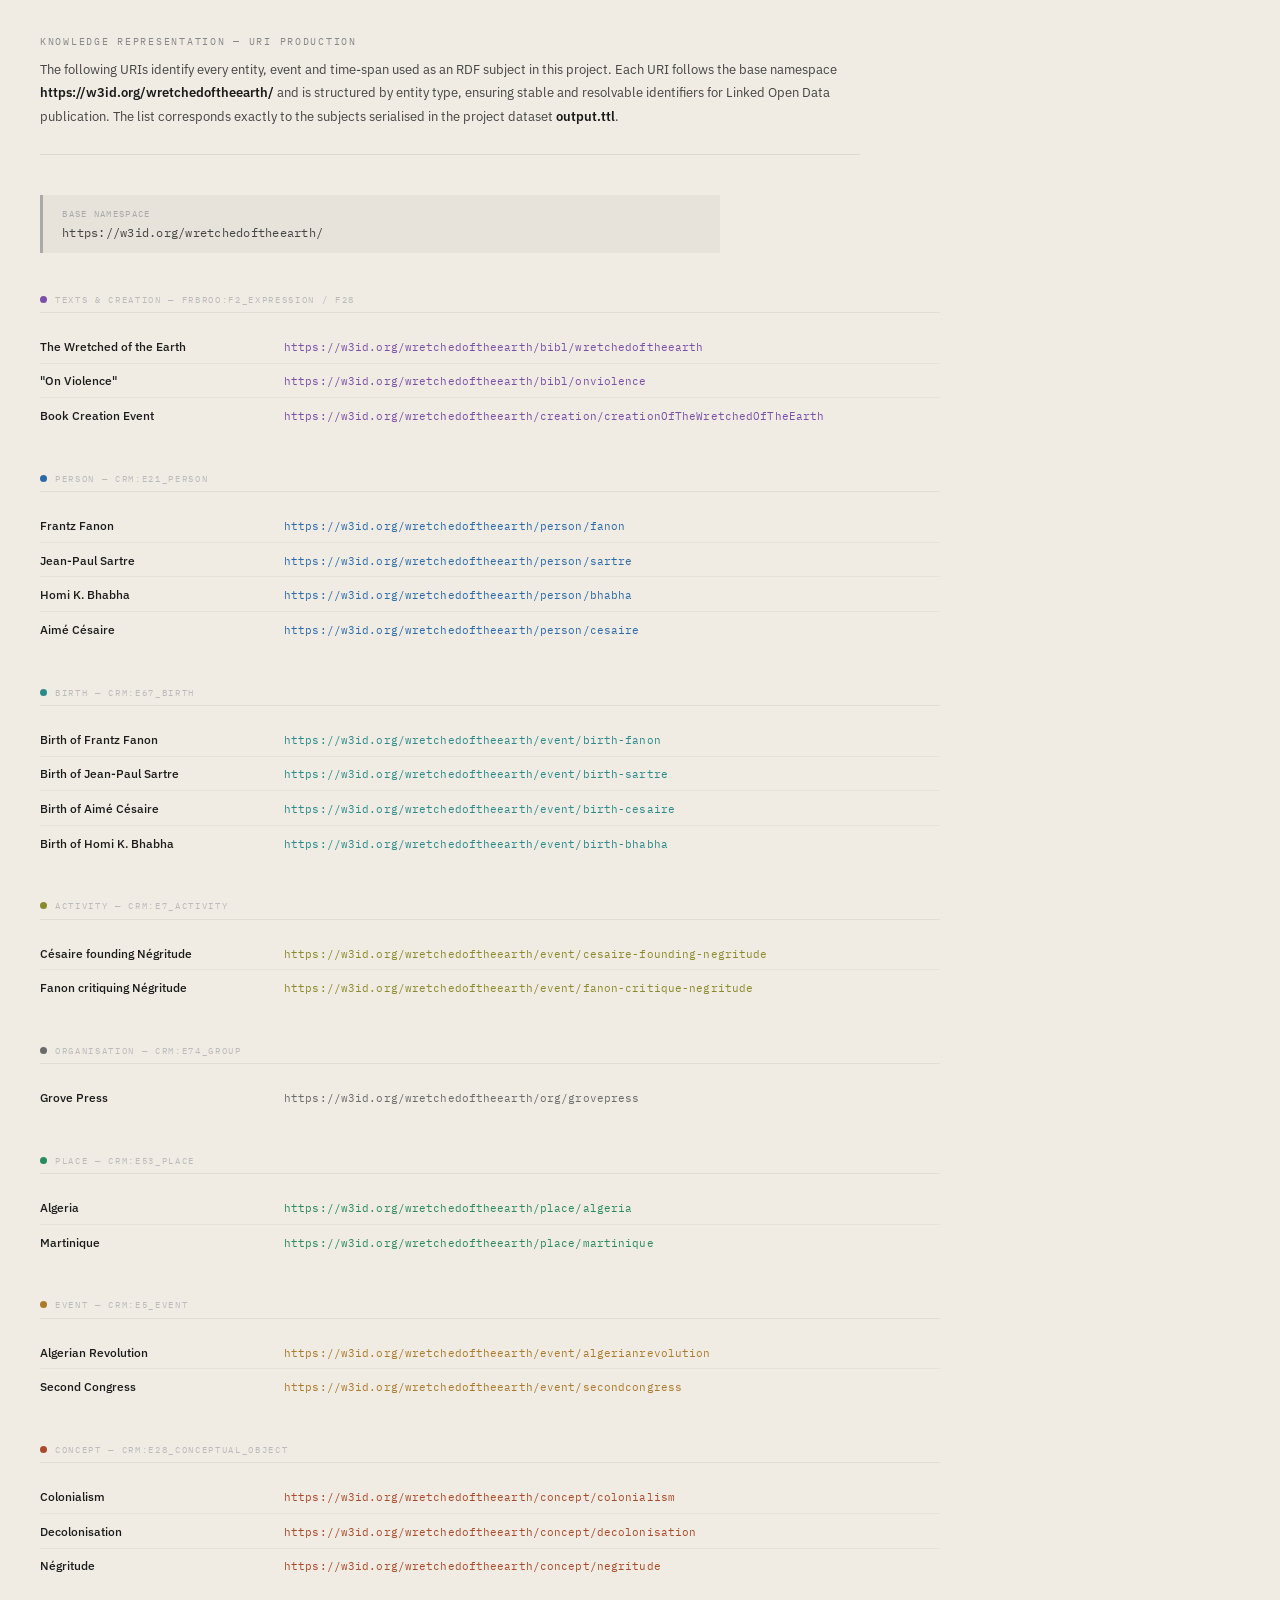
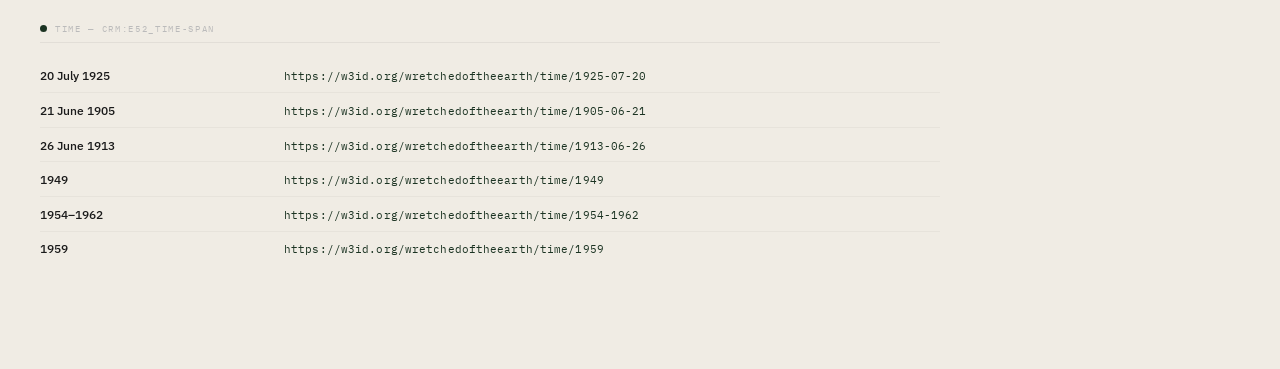
<file: data/uri_production.html>
<!DOCTYPE html>
<html lang="en">
<head>
<meta charset="UTF-8"/>
<meta name="viewport" content="width=device-width, initial-scale=1.0"/>
<title>The Wretched of the Earth — URI Production</title>
<link href="https://fonts.googleapis.com/css2?family=IBM+Plex+Mono:wght@400;500&family=IBM+Plex+Sans:wght@400;600;700&display=swap" rel="stylesheet"/>
<style>
*, *::before, *::after { box-sizing: border-box; margin: 0; padding: 0; }
body { background: #f0ece4; font-family: 'IBM Plex Sans', sans-serif; color: #1a1a1a; padding: 2.2rem 2.5rem 4rem; min-height: 100vh; }
.sec-tag { font-family: 'IBM Plex Mono', monospace; font-size: 0.6rem; letter-spacing: 0.18em; text-transform: uppercase; color: #888; margin-bottom: 0.6rem; }
.sec-desc { font-size: 0.82rem; line-height: 1.8; color: #444; max-width: 820px; margin-bottom: 2.5rem; padding-bottom: 1.6rem; border-bottom: 1px solid rgba(0,0,0,0.08); }
.sec-desc strong { font-weight: 600; color: #1a1a1a; }
.base-uri { font-family: 'IBM Plex Mono', monospace; font-size: 0.78rem; color: #444; background: rgba(0,0,0,0.04); border-left: 3px solid #aaa; padding: 0.8rem 1.2rem; margin-bottom: 2.5rem; max-width: 680px; letter-spacing: 0.02em; }
.base-uri .label { font-size: 0.55rem; letter-spacing: 0.15em; text-transform: uppercase; color: #aaa; display: block; margin-bottom: 0.3rem; }
.uri-group { margin-bottom: 2.5rem; max-width: 900px; }
.group-label { font-family: 'IBM Plex Mono', monospace; font-size: 0.58rem; letter-spacing: 0.18em; text-transform: uppercase; color: #bbb; margin-bottom: 1rem; padding-bottom: 0.4rem; border-bottom: 1px solid rgba(0,0,0,0.06); display: flex; align-items: center; gap: 8px; }
.group-dot { width: 7px; height: 7px; border-radius: 50%; flex-shrink: 0; }
.uri-row { display: flex; align-items: baseline; gap: 1.5rem; padding: 0.55rem 0; border-bottom: 1px solid rgba(0,0,0,0.04); }
.uri-row:last-child { border-bottom: none; }
.uri-row:hover { background: rgba(0,0,0,0.02); margin: 0 -0.5rem; padding: 0.55rem 0.5rem; border-radius: 3px; }
.uri-entity { font-family: 'IBM Plex Sans', sans-serif; font-size: 0.78rem; font-weight: 500; color: #1a1a1a; min-width: 220px; flex-shrink: 0; }
.uri-link { font-family: 'IBM Plex Mono', monospace; font-size: 0.68rem; color: var(--tc); text-decoration: none; letter-spacing: 0.01em; word-break: break-all; }
.uri-link:hover { opacity: 0.65; }
.uri-group[data-t="item"] { --tc: #7a4fa8; }
.uri-group[data-t="time"] { --tc: #1b3322; }
.uri-group[data-t="person"] { --tc: #2a6aaa; }
.uri-group[data-t="org"] { --tc: #6a6a6a; }
.uri-group[data-t="place"] { --tc: #2a8a5e; }
.uri-group[data-t="event"] { --tc: #aa7a2a; }
.uri-group[data-t="concept"] { --tc: #aa4a2a; }
.uri-group[data-t="birth"] { --tc: #2a8a8a; }
.uri-group[data-t="activity"] { --tc: #8a8a2a; }
</style>
</head>
<body>

<div class="sec-tag">Knowledge Representation — URI Production</div>
<div class="sec-desc">
  The following URIs identify every entity, event and time-span used as an RDF subject in this project. Each URI follows the base namespace <strong>https://w3id.org/wretchedoftheearth/</strong> and is structured by entity type, ensuring stable and resolvable identifiers for Linked Open Data publication. The list corresponds exactly to the subjects serialised in the project dataset <strong>output.ttl</strong>.
</div>

<div class="base-uri">
  <span class="label">Base Namespace</span>
  https://w3id.org/wretchedoftheearth/
</div>

<div class="uri-group" data-t="item">
  <div class="group-label">
    <div class="group-dot" style="background:#7a4fa8"></div>
    Texts &amp; Creation — frbroo:F2_Expression / F28
  </div>
  <div class="uri-row">
    <span class="uri-entity">The Wretched of the Earth</span>
    <a class="uri-link" href="https://w3id.org/wretchedoftheearth/bibl/wretchedoftheearth" target="_blank">https://w3id.org/wretchedoftheearth/bibl/wretchedoftheearth</a>
  </div>
  <div class="uri-row">
    <span class="uri-entity">&quot;On Violence&quot;</span>
    <a class="uri-link" href="https://w3id.org/wretchedoftheearth/bibl/onviolence" target="_blank">https://w3id.org/wretchedoftheearth/bibl/onviolence</a>
  </div>
  <div class="uri-row">
    <span class="uri-entity">Book Creation Event</span>
    <a class="uri-link" href="https://w3id.org/wretchedoftheearth/creation/creationOfTheWretchedOfTheEarth" target="_blank">https://w3id.org/wretchedoftheearth/creation/creationOfTheWretchedOfTheEarth</a>
  </div>
</div>

<div class="uri-group" data-t="person">
  <div class="group-label">
    <div class="group-dot" style="background:#2a6aaa"></div>
    Person — crm:E21_Person
  </div>
  <div class="uri-row">
    <span class="uri-entity">Frantz Fanon</span>
    <a class="uri-link" href="https://w3id.org/wretchedoftheearth/person/fanon" target="_blank">https://w3id.org/wretchedoftheearth/person/fanon</a>
  </div>
  <div class="uri-row">
    <span class="uri-entity">Jean-Paul Sartre</span>
    <a class="uri-link" href="https://w3id.org/wretchedoftheearth/person/sartre" target="_blank">https://w3id.org/wretchedoftheearth/person/sartre</a>
  </div>
  <div class="uri-row">
    <span class="uri-entity">Homi K. Bhabha</span>
    <a class="uri-link" href="https://w3id.org/wretchedoftheearth/person/bhabha" target="_blank">https://w3id.org/wretchedoftheearth/person/bhabha</a>
  </div>
  <div class="uri-row">
    <span class="uri-entity">Aimé Césaire</span>
    <a class="uri-link" href="https://w3id.org/wretchedoftheearth/person/cesaire" target="_blank">https://w3id.org/wretchedoftheearth/person/cesaire</a>
  </div>
</div>

<div class="uri-group" data-t="birth">
  <div class="group-label">
    <div class="group-dot" style="background:#2a8a8a"></div>
    Birth — crm:E67_Birth
  </div>
  <div class="uri-row">
    <span class="uri-entity">Birth of Frantz Fanon</span>
    <a class="uri-link" href="https://w3id.org/wretchedoftheearth/event/birth-fanon" target="_blank">https://w3id.org/wretchedoftheearth/event/birth-fanon</a>
  </div>
  <div class="uri-row">
    <span class="uri-entity">Birth of Jean-Paul Sartre</span>
    <a class="uri-link" href="https://w3id.org/wretchedoftheearth/event/birth-sartre" target="_blank">https://w3id.org/wretchedoftheearth/event/birth-sartre</a>
  </div>
  <div class="uri-row">
    <span class="uri-entity">Birth of Aimé Césaire</span>
    <a class="uri-link" href="https://w3id.org/wretchedoftheearth/event/birth-cesaire" target="_blank">https://w3id.org/wretchedoftheearth/event/birth-cesaire</a>
  </div>
  <div class="uri-row">
    <span class="uri-entity">Birth of Homi K. Bhabha</span>
    <a class="uri-link" href="https://w3id.org/wretchedoftheearth/event/birth-bhabha" target="_blank">https://w3id.org/wretchedoftheearth/event/birth-bhabha</a>
  </div>
</div>

<div class="uri-group" data-t="activity">
  <div class="group-label">
    <div class="group-dot" style="background:#8a8a2a"></div>
    Activity — crm:E7_Activity
  </div>
  <div class="uri-row">
    <span class="uri-entity">Césaire founding Négritude</span>
    <a class="uri-link" href="https://w3id.org/wretchedoftheearth/event/cesaire-founding-negritude" target="_blank">https://w3id.org/wretchedoftheearth/event/cesaire-founding-negritude</a>
  </div>
  <div class="uri-row">
    <span class="uri-entity">Fanon critiquing Négritude</span>
    <a class="uri-link" href="https://w3id.org/wretchedoftheearth/event/fanon-critique-negritude" target="_blank">https://w3id.org/wretchedoftheearth/event/fanon-critique-negritude</a>
  </div>
</div>

<div class="uri-group" data-t="org">
  <div class="group-label">
    <div class="group-dot" style="background:#6a6a6a"></div>
    Organisation — crm:E74_Group
  </div>
  <div class="uri-row">
    <span class="uri-entity">Grove Press</span>
    <a class="uri-link" href="https://w3id.org/wretchedoftheearth/org/grovepress" target="_blank">https://w3id.org/wretchedoftheearth/org/grovepress</a>
  </div>
</div>

<div class="uri-group" data-t="place">
  <div class="group-label">
    <div class="group-dot" style="background:#2a8a5e"></div>
    Place — crm:E53_Place
  </div>
  <div class="uri-row">
    <span class="uri-entity">Algeria</span>
    <a class="uri-link" href="https://w3id.org/wretchedoftheearth/place/algeria" target="_blank">https://w3id.org/wretchedoftheearth/place/algeria</a>
  </div>
  <div class="uri-row">
    <span class="uri-entity">Martinique</span>
    <a class="uri-link" href="https://w3id.org/wretchedoftheearth/place/martinique" target="_blank">https://w3id.org/wretchedoftheearth/place/martinique</a>
  </div>
</div>

<div class="uri-group" data-t="event">
  <div class="group-label">
    <div class="group-dot" style="background:#aa7a2a"></div>
    Event — crm:E5_Event
  </div>
  <div class="uri-row">
    <span class="uri-entity">Algerian Revolution</span>
    <a class="uri-link" href="https://w3id.org/wretchedoftheearth/event/algerianrevolution" target="_blank">https://w3id.org/wretchedoftheearth/event/algerianrevolution</a>
  </div>
  <div class="uri-row">
    <span class="uri-entity">Second Congress</span>
    <a class="uri-link" href="https://w3id.org/wretchedoftheearth/event/secondcongress" target="_blank">https://w3id.org/wretchedoftheearth/event/secondcongress</a>
  </div>
</div>

<div class="uri-group" data-t="concept">
  <div class="group-label">
    <div class="group-dot" style="background:#aa4a2a"></div>
    Concept — crm:E28_Conceptual_Object
  </div>
  <div class="uri-row">
    <span class="uri-entity">Colonialism</span>
    <a class="uri-link" href="https://w3id.org/wretchedoftheearth/concept/colonialism" target="_blank">https://w3id.org/wretchedoftheearth/concept/colonialism</a>
  </div>
  <div class="uri-row">
    <span class="uri-entity">Decolonisation</span>
    <a class="uri-link" href="https://w3id.org/wretchedoftheearth/concept/decolonisation" target="_blank">https://w3id.org/wretchedoftheearth/concept/decolonisation</a>
  </div>
  <div class="uri-row">
    <span class="uri-entity">Négritude</span>
    <a class="uri-link" href="https://w3id.org/wretchedoftheearth/concept/negritude" target="_blank">https://w3id.org/wretchedoftheearth/concept/negritude</a>
  </div>
</div>

<div class="uri-group" data-t="time">
  <div class="group-label">
    <div class="group-dot" style="background:#1b3322"></div>
    Time — crm:E52_Time-Span
  </div>
  <div class="uri-row">
    <span class="uri-entity">20 July 1925</span>
    <a class="uri-link" href="https://w3id.org/wretchedoftheearth/time/1925-07-20" target="_blank">https://w3id.org/wretchedoftheearth/time/1925-07-20</a>
  </div>
  <div class="uri-row">
    <span class="uri-entity">21 June 1905</span>
    <a class="uri-link" href="https://w3id.org/wretchedoftheearth/time/1905-06-21" target="_blank">https://w3id.org/wretchedoftheearth/time/1905-06-21</a>
  </div>
  <div class="uri-row">
    <span class="uri-entity">26 June 1913</span>
    <a class="uri-link" href="https://w3id.org/wretchedoftheearth/time/1913-06-26" target="_blank">https://w3id.org/wretchedoftheearth/time/1913-06-26</a>
  </div>
  <div class="uri-row">
    <span class="uri-entity">1949</span>
    <a class="uri-link" href="https://w3id.org/wretchedoftheearth/time/1949" target="_blank">https://w3id.org/wretchedoftheearth/time/1949</a>
  </div>
  <div class="uri-row">
    <span class="uri-entity">1954–1962</span>
    <a class="uri-link" href="https://w3id.org/wretchedoftheearth/time/1954-1962" target="_blank">https://w3id.org/wretchedoftheearth/time/1954-1962</a>
  </div>
  <div class="uri-row">
    <span class="uri-entity">1959</span>
    <a class="uri-link" href="https://w3id.org/wretchedoftheearth/time/1959" target="_blank">https://w3id.org/wretchedoftheearth/time/1959</a>
  </div>
</div>

</body>
</html>
</file>
